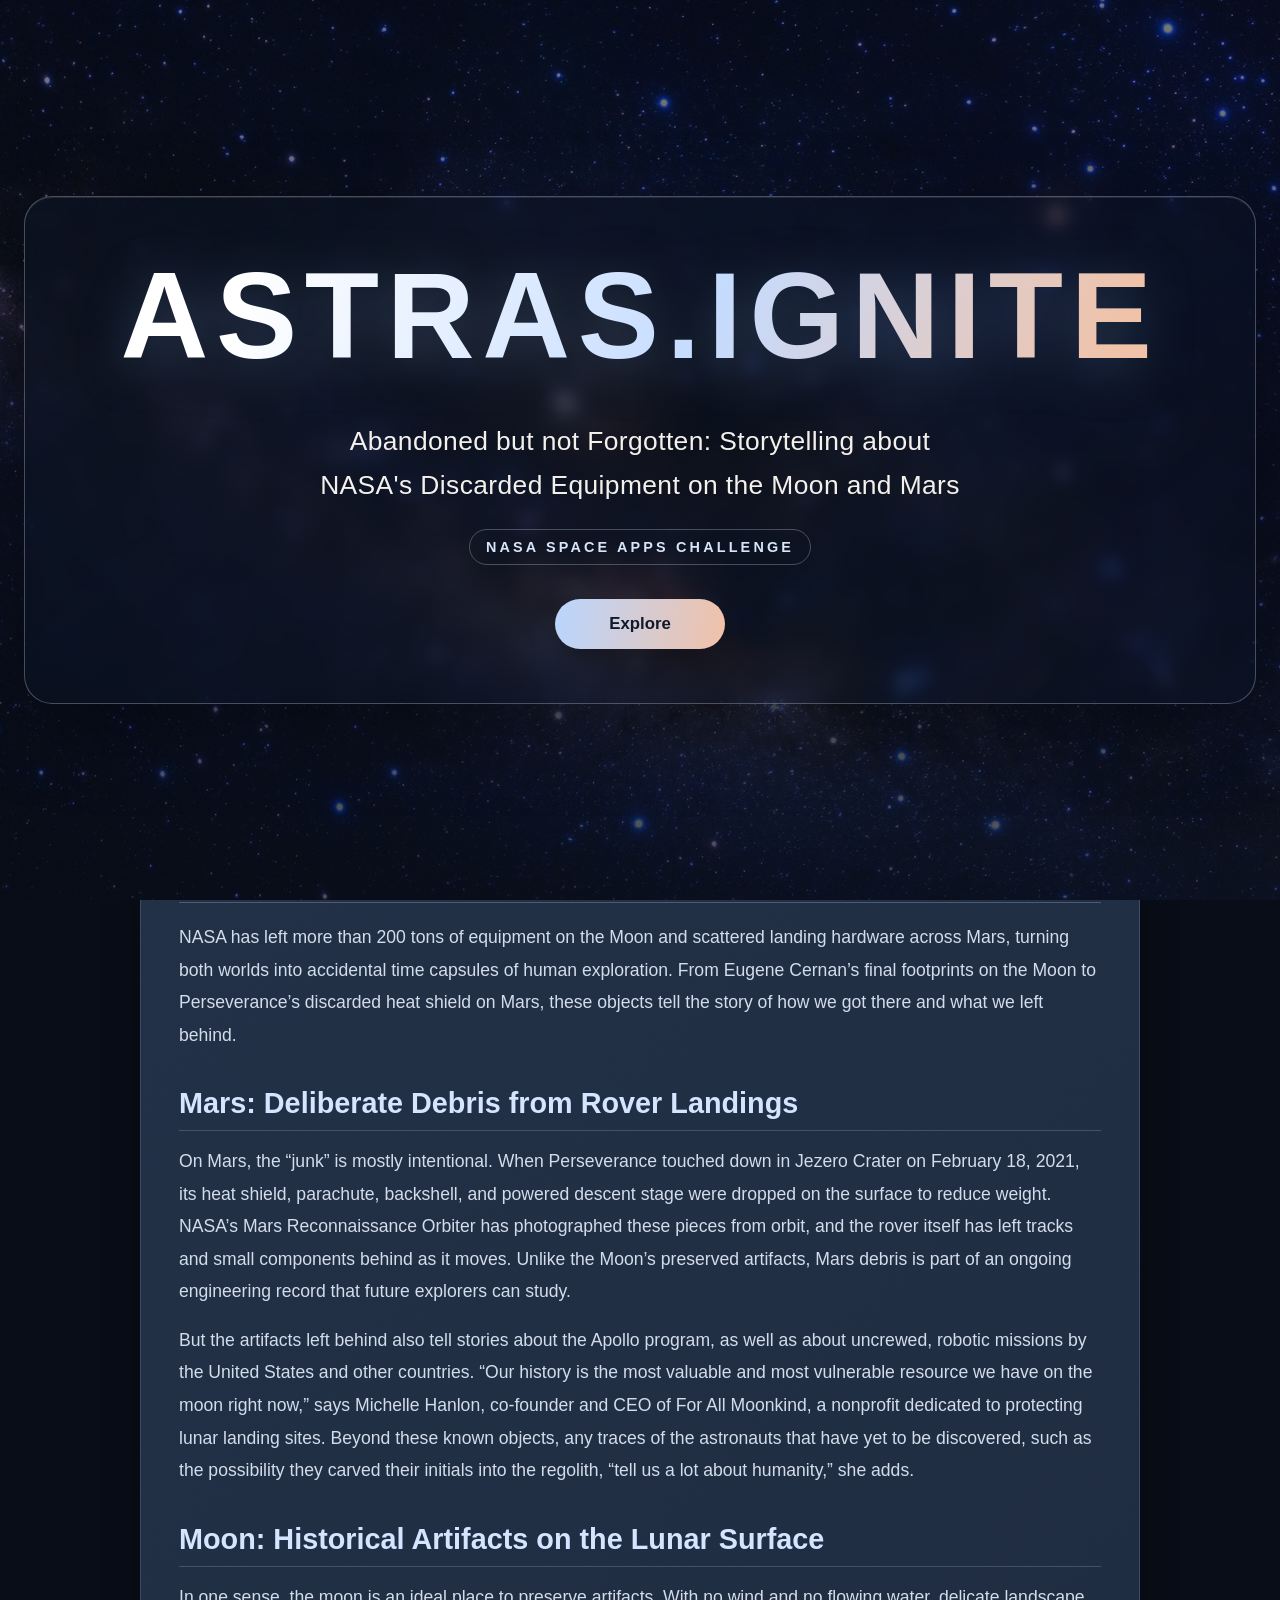
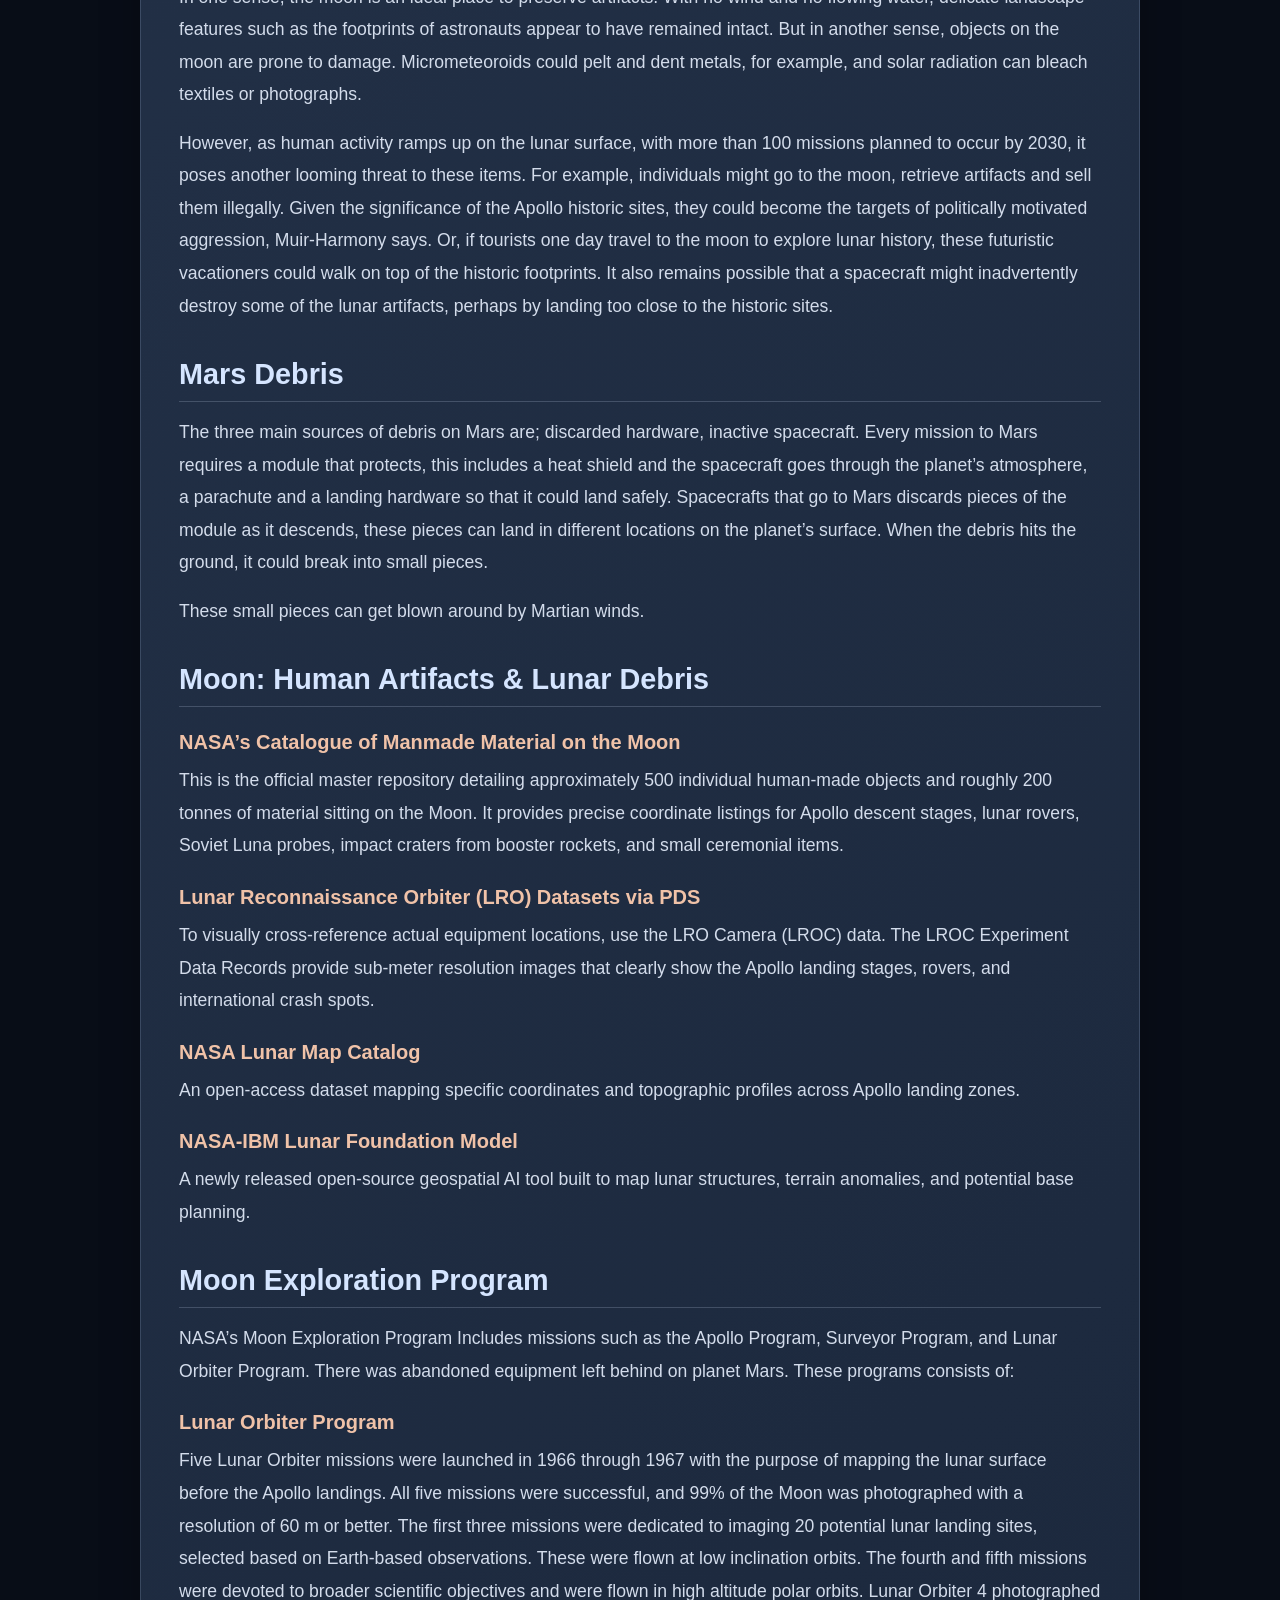
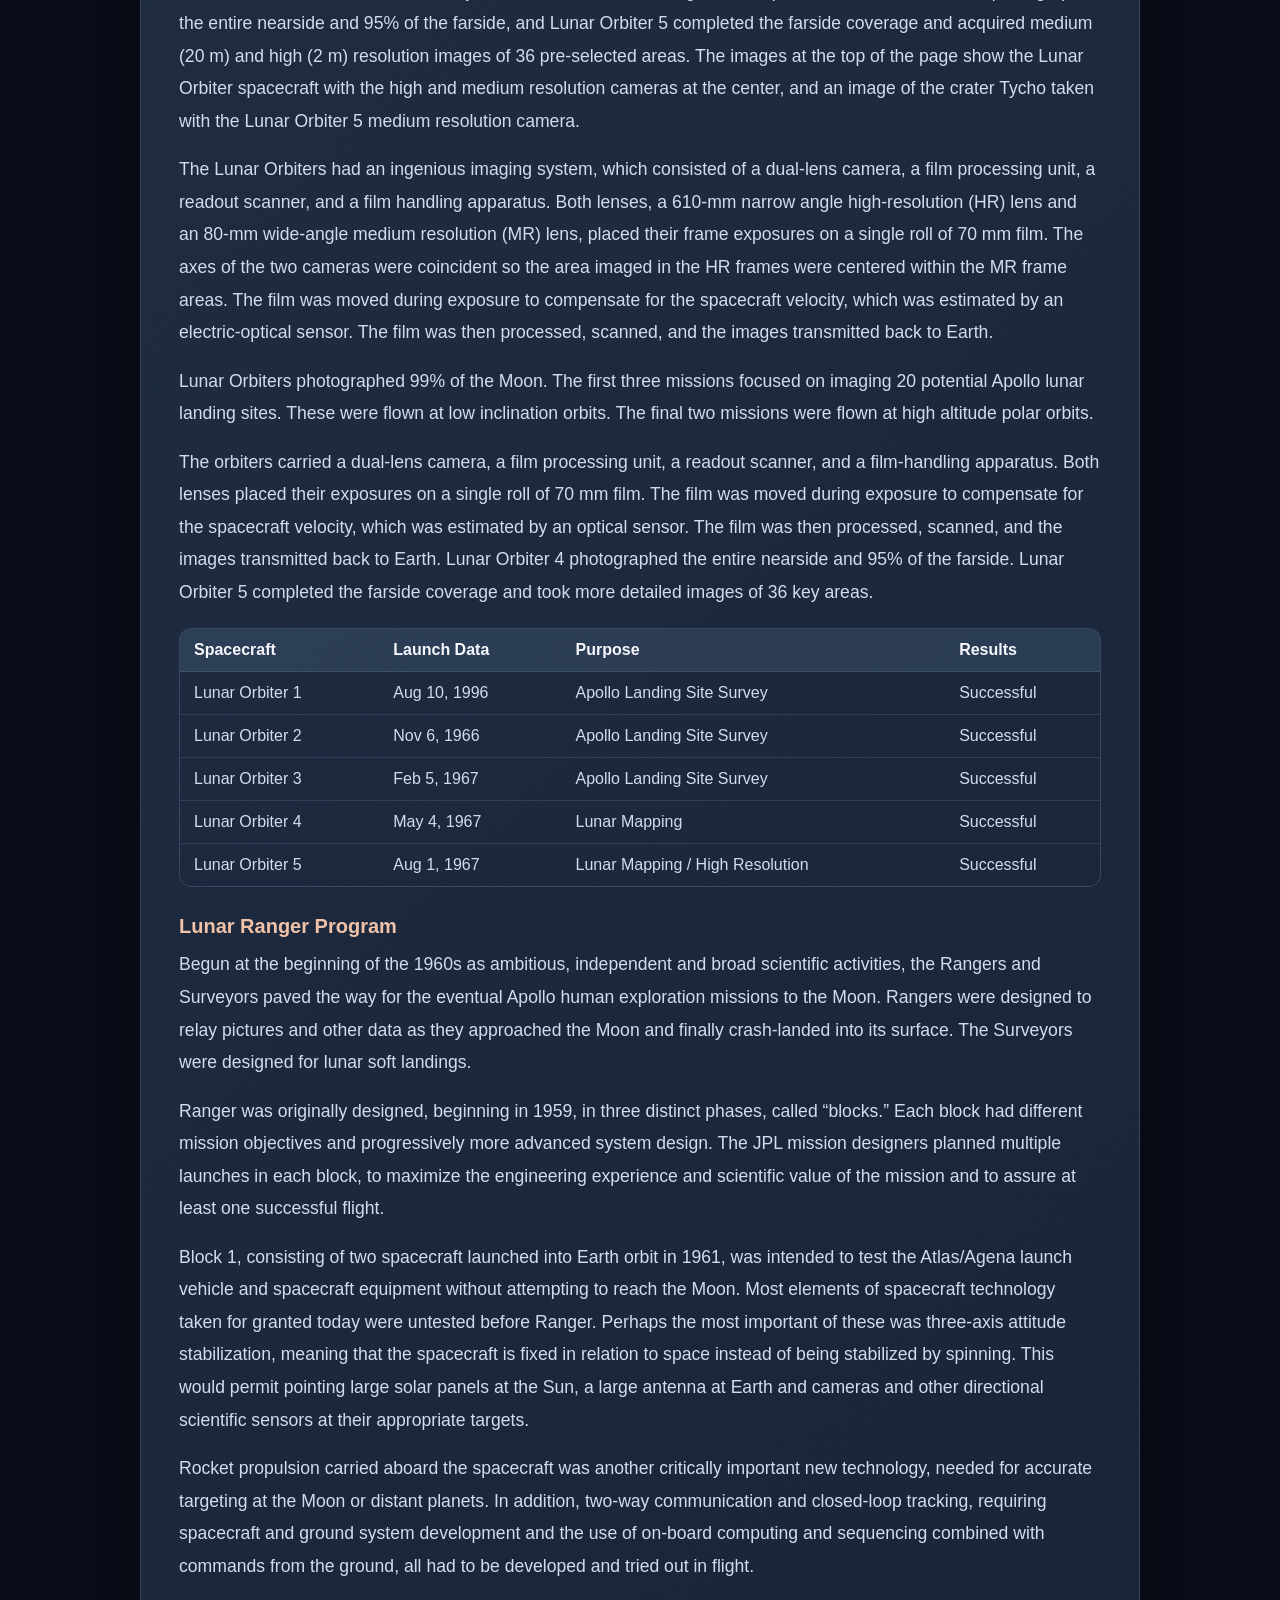
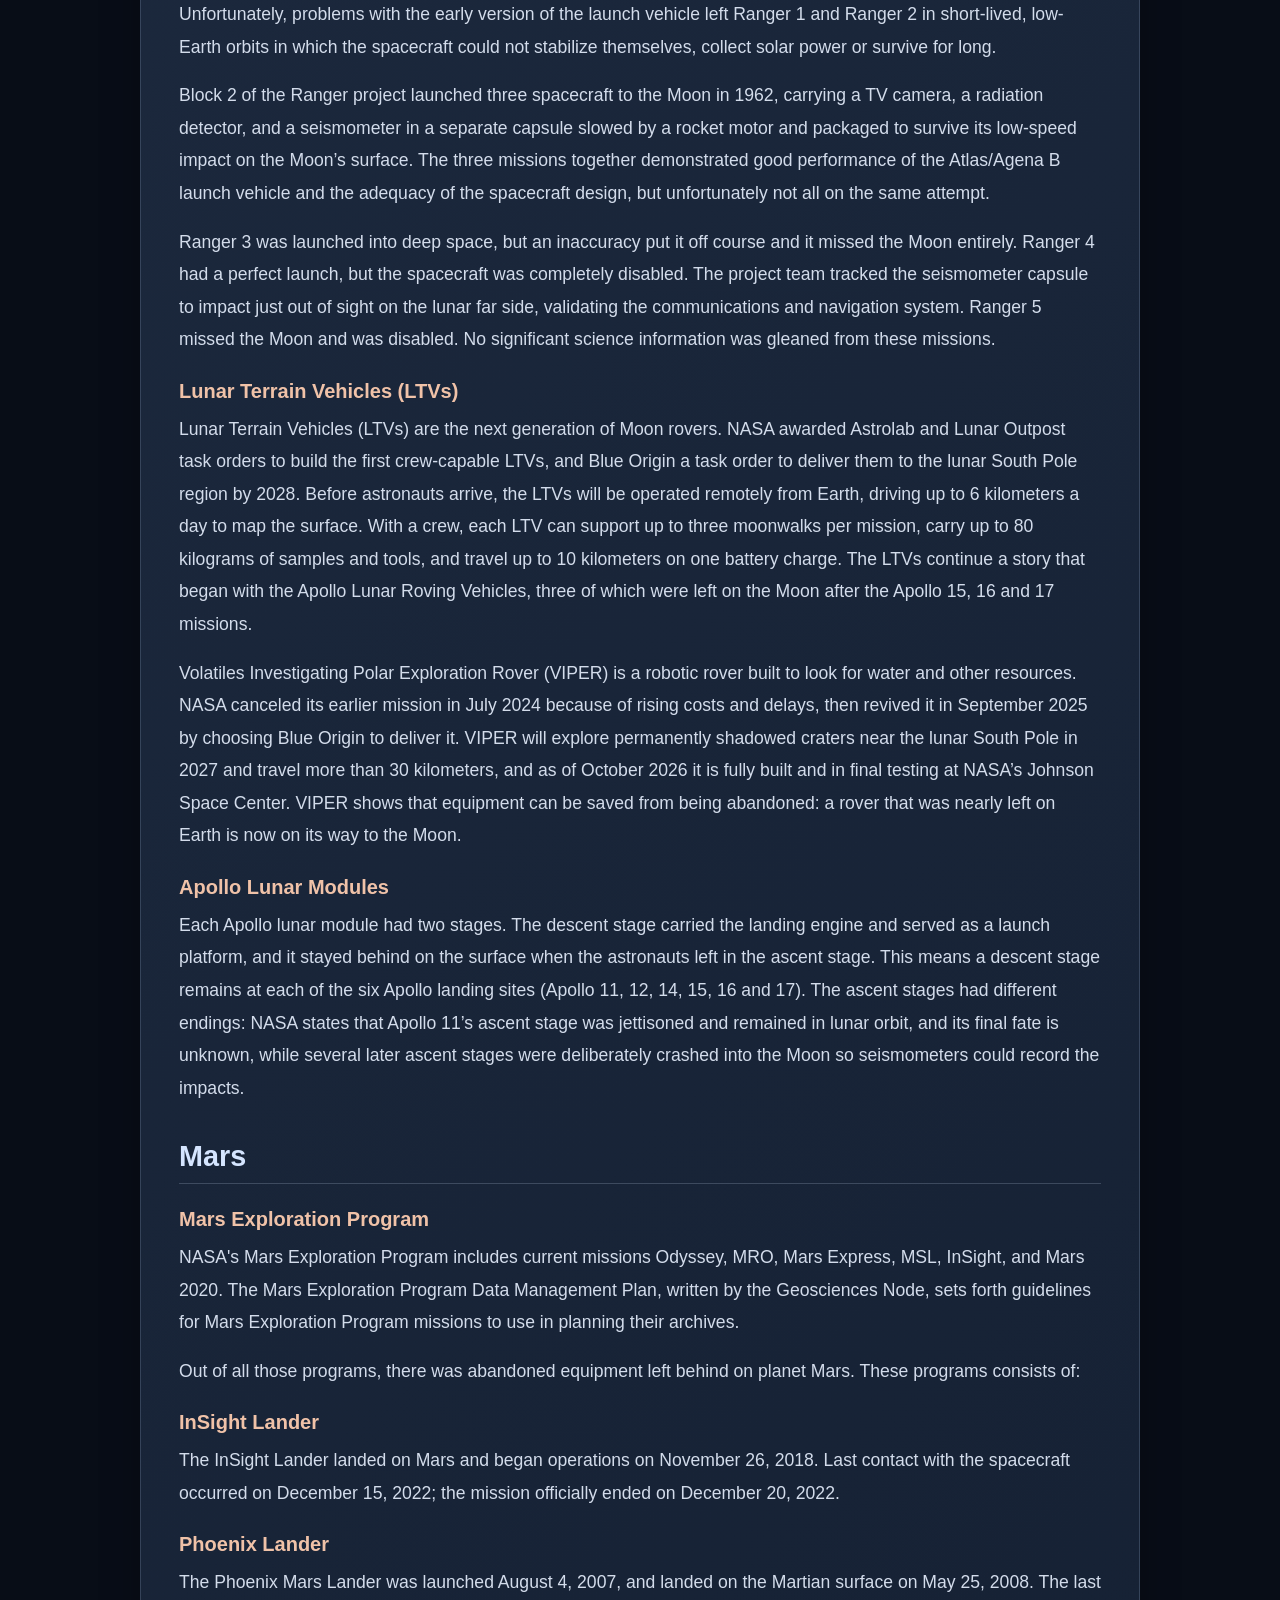
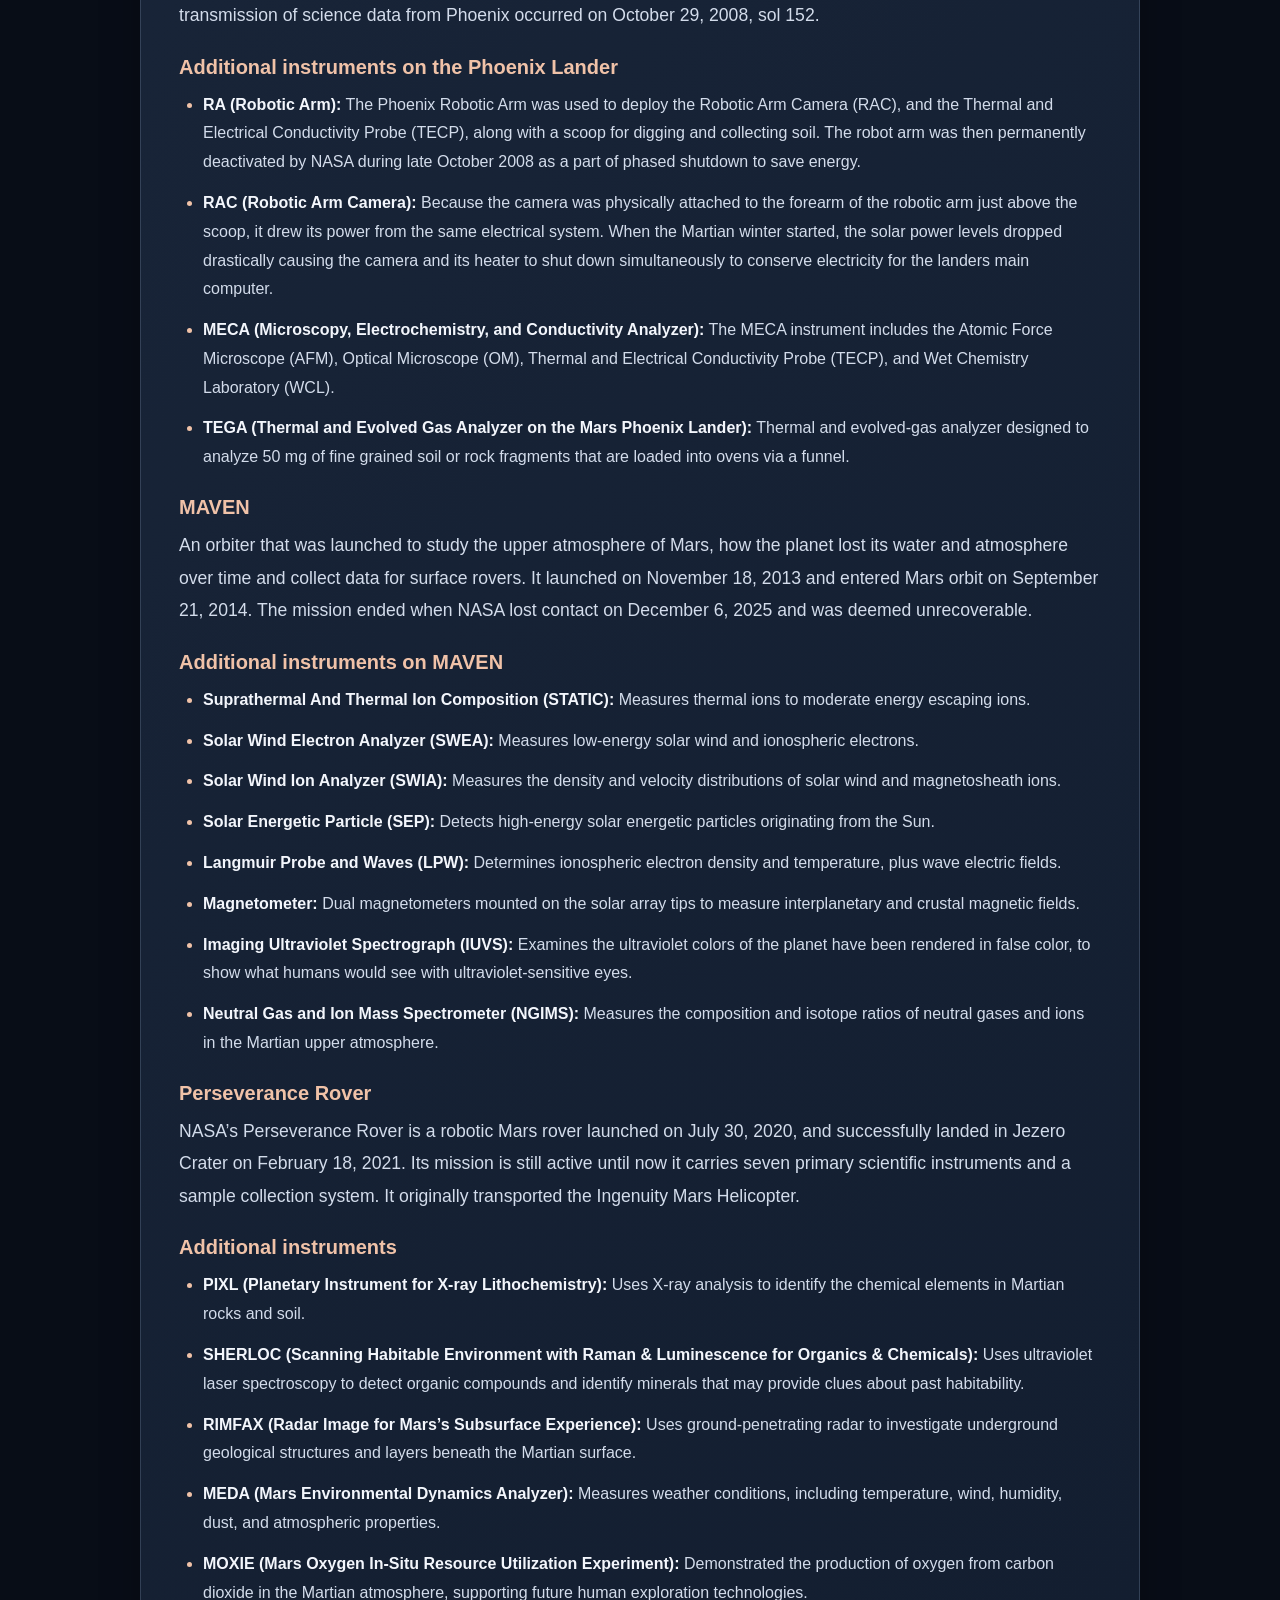
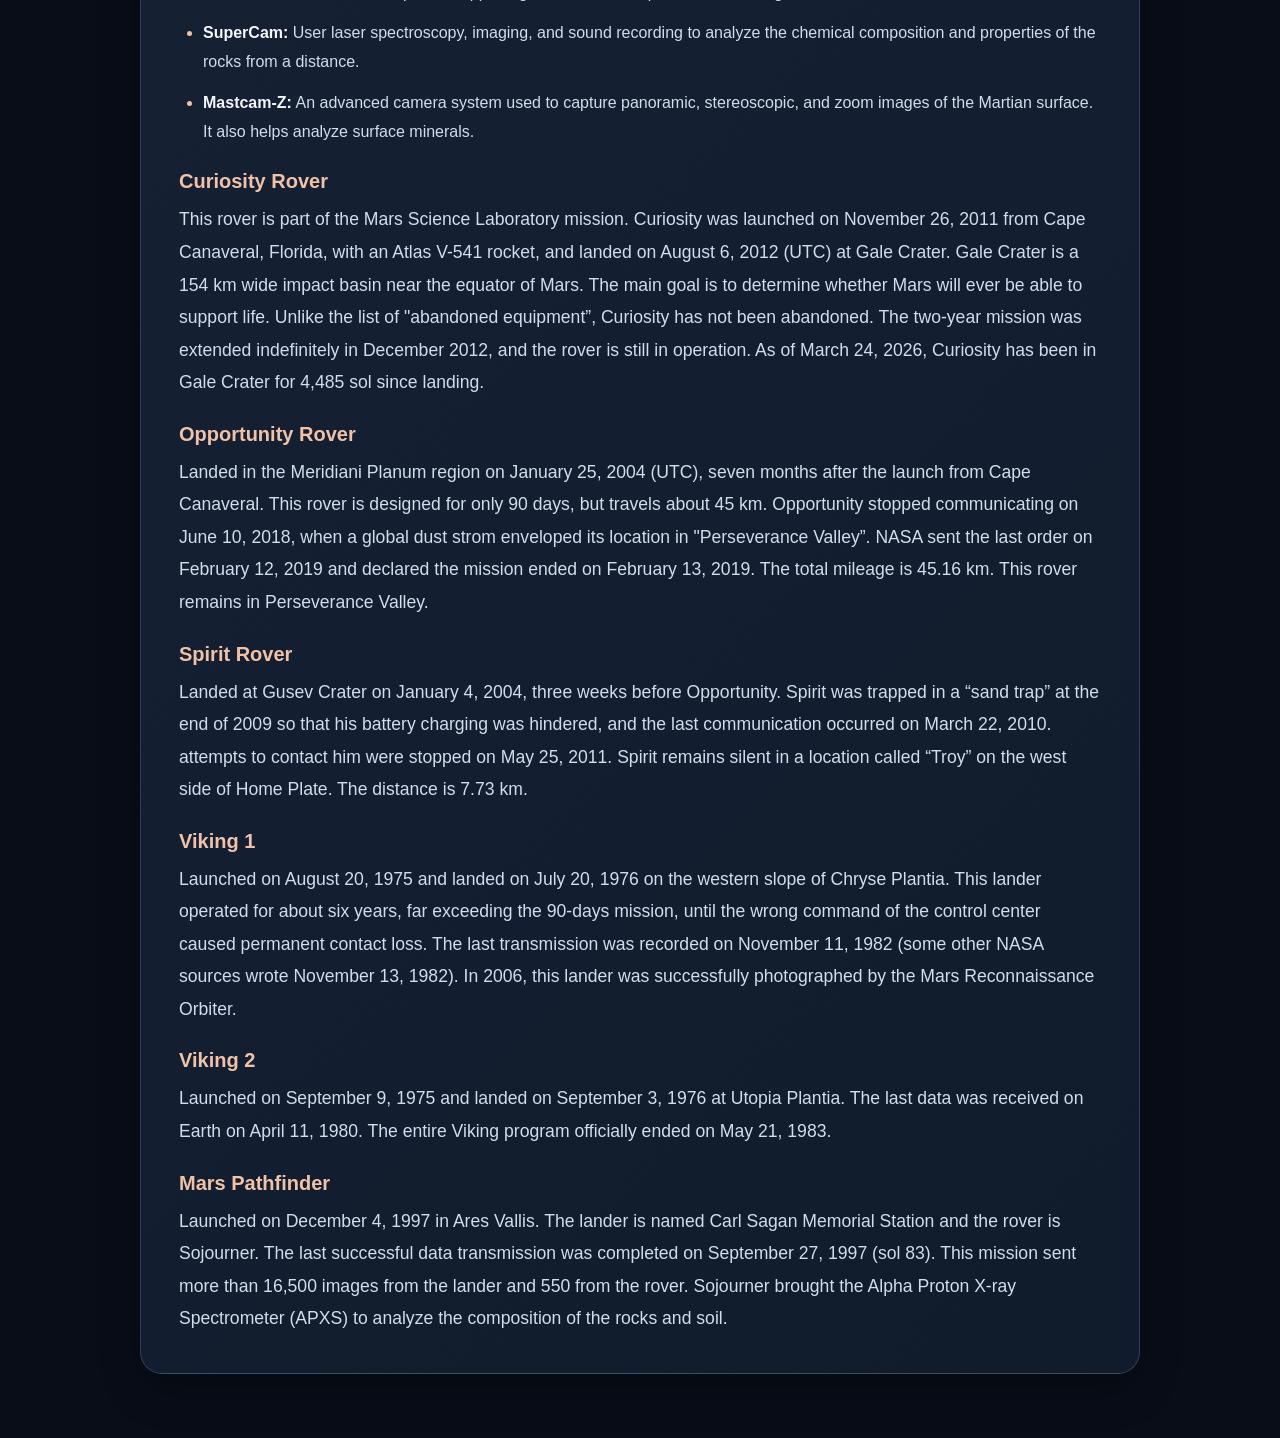
<file: index.html>
<!DOCTYPE html>
<html>
    <head>
        <title>ASTRAS.IGNITE</title>
        <link rel="stylesheet" href="index.css">
        <link rel="stylesheet" href="goals.css">
        <script>
            if (sessionStorage.getItem("astras-ignite-explored") === "true") {
                document.documentElement.classList.add("has-explored");
            }
        </script>
    </head>
    <body>
        <section class="welcome-screen" id="welcome-screen" aria-labelledby="welcome-title">
            <div class="welcome-content">
                <h1 id="welcome-title">ASTRAS.IGNITE</h1>
                <p class="welcome-subtitle"><strong>Abandoned but not Forgotten: Storytelling about NASA's Discarded Equipment on the Moon and Mars</strong></p>
                <p class="welcome-event">NASA SPACE APPS CHALLENGE</p>
                <button class="explore-button" id="explore-button" type="button">Explore</button>
            </div>
        </section>
        <!--Membuat Header-->
        <header>
            <img src="HOME (1).png" alt="home header">
        </header>
        <!--Membuat Menu-->
        <div class="topnav">
                <a href="index.html"><img src="home.png" alt="home header"></a>
                <details class="nav-dropdown">
                    <summary><img src="storyline.png" alt="storyline header"></summary>
                    <div class="dropdown-content">
                        <a href="storyline.html"><img src="moon.png" alt="moon header"></a>
                        <a href="mars.html"><img src="mars.png" alt="mars header"></a>
                    </div>
                </details>
                <a href="concept.html"><img src="concept.png" alt="concept header"></a>
                <a href="goals.html"><img src="goals.png" alt="goals header"></a>
                <a href="about.html"><img src="about us.png" alt="about header"></a>
                <a href="sources.html"><img src="sources.png" alt="sources header"></a>
        </div>
        <main class="goals-content">
            <section class="goals-card">
                <h1>Group Profile</h1>
                <p>ASTRA IGNITE is a team full of hardworking, compassionate, and high spirited students located in Jakarta. Get ready to know and discover Mars and Moon topics such as its missions, scientific instruments, rovers, and landers. We are yearning to study those topics and are also hoping to recommend creative ideas, solving problems, conduct data, and find new discoveries related to the abandoned items scattered across the planet. With this team, we hope to fulfill your wonderful dreams of becoming astronomers, space scientists, astronauts, and become winners of the NASA Space Challenges 2026! Ad astra Et Ultra.</p>
            </section>
            <section class="goals-card research-content">
                <h2>About</h2>
                <p>NASA has left more than 200 tons of equipment on the Moon and scattered landing hardware across Mars, turning both worlds into accidental time capsules of human exploration. From Eugene Cernan&rsquo;s final footprints on the Moon to Perseverance&rsquo;s discarded heat shield on Mars, these objects tell the story of how we got there and what we left behind.</p>

                <h3>Mars: Deliberate Debris from Rover Landings</h3>
                <p>On Mars, the &ldquo;junk&rdquo; is mostly intentional. When Perseverance touched down in Jezero Crater on February 18, 2021, its heat shield, parachute, backshell, and powered descent stage were dropped on the surface to reduce weight. NASA&rsquo;s Mars Reconnaissance Orbiter has photographed these pieces from orbit, and the rover itself has left tracks and small components behind as it moves. Unlike the Moon&rsquo;s preserved artifacts, Mars debris is part of an ongoing engineering record that future explorers can study.</p>
                <p>But the artifacts left behind also tell stories about the Apollo program, as well as about uncrewed, robotic missions by the United States and other countries. &ldquo;Our history is the most valuable and most vulnerable resource we have on the moon right now,&rdquo; says Michelle Hanlon, co-founder and CEO of For All Moonkind, a nonprofit dedicated to protecting lunar landing sites. Beyond these known objects, any traces of the astronauts that have yet to be discovered, such as the possibility they carved their initials into the regolith, &ldquo;tell us a lot about humanity,&rdquo; she adds.</p>

                <h3>Moon: Historical Artifacts on the Lunar Surface</h3>
                <p>In one sense, the moon is an ideal place to preserve artifacts. With no wind and no flowing water, delicate landscape features such as the footprints of astronauts appear to have remained intact. But in another sense, objects on the moon are prone to damage. Micrometeoroids could pelt and dent metals, for example, and solar radiation can bleach textiles or photographs.</p>
                <p>However, as human activity ramps up on the lunar surface, with more than 100 missions planned to occur by 2030, it poses another looming threat to these items. For example, individuals might go to the moon, retrieve artifacts and sell them illegally. Given the significance of the Apollo historic sites, they could become the targets of politically motivated aggression, Muir-Harmony says. Or, if tourists one day travel to the moon to explore lunar history, these futuristic vacationers could walk on top of the historic footprints. It also remains possible that a spacecraft might inadvertently destroy some of the lunar artifacts, perhaps by landing too close to the historic sites.</p>

                <h3>Mars Debris</h3>
                <p>The three main sources of debris on Mars are; discarded hardware, inactive spacecraft. Every mission to Mars requires a module that protects, this includes a heat shield and the spacecraft goes through the planet&rsquo;s atmosphere, a parachute and a landing hardware so that it could land safely. Spacecrafts that go to Mars discards pieces of the module as it descends, these pieces can land in different locations on the planet&rsquo;s surface. When the debris hits the ground, it could break into small pieces.</p>
                <p>These small pieces can get blown around by Martian winds.</p>

                <h3>Moon: Human Artifacts &amp; Lunar Debris</h3>
                <h4>NASA&rsquo;s Catalogue of Manmade Material on the Moon</h4>
                <p>This is the official master repository detailing approximately 500 individual human-made objects and roughly 200 tonnes of material sitting on the Moon. It provides precise coordinate listings for Apollo descent stages, lunar rovers, Soviet Luna probes, impact craters from booster rockets, and small ceremonial items.</p>
                <h4>Lunar Reconnaissance Orbiter (LRO) Datasets via PDS</h4>
                <p>To visually cross-reference actual equipment locations, use the LRO Camera (LROC) data. The LROC Experiment Data Records provide sub-meter resolution images that clearly show the Apollo landing stages, rovers, and international crash spots.</p>
                <h4>NASA Lunar Map Catalog</h4>
                <p>An open-access dataset mapping specific coordinates and topographic profiles across Apollo landing zones.</p>
                <h4>NASA-IBM Lunar Foundation Model</h4>
                <p>A newly released open-source geospatial AI tool built to map lunar structures, terrain anomalies, and potential base planning.</p>

                <h3>Moon Exploration Program</h3>
                <p>NASA&rsquo;s Moon Exploration Program Includes missions such as the Apollo Program, Surveyor Program, and Lunar Orbiter Program. There was abandoned equipment left behind on planet Mars. These programs consists of:</p>

                <h4>Lunar Orbiter Program</h4>
                <p>Five Lunar Orbiter missions were launched in 1966 through 1967 with the purpose of mapping the lunar surface before the Apollo landings. All five missions were successful, and 99% of the Moon was photographed with a resolution of 60 m or better. The first three missions were dedicated to imaging 20 potential lunar landing sites, selected based on Earth-based observations. These were flown at low inclination orbits. The fourth and fifth missions were devoted to broader scientific objectives and were flown in high altitude polar orbits. Lunar Orbiter 4 photographed the entire nearside and 95% of the farside, and Lunar Orbiter 5 completed the farside coverage and acquired medium (20 m) and high (2 m) resolution images of 36 pre-selected areas. The images at the top of the page show the Lunar Orbiter spacecraft with the high and medium resolution cameras at the center, and an image of the crater Tycho taken with the Lunar Orbiter 5 medium resolution camera.</p>
                <p>The Lunar Orbiters had an ingenious imaging system, which consisted of a dual-lens camera, a film processing unit, a readout scanner, and a film handling apparatus. Both lenses, a 610-mm narrow angle high-resolution (HR) lens and an 80-mm wide-angle medium resolution (MR) lens, placed their frame exposures on a single roll of 70 mm film. The axes of the two cameras were coincident so the area imaged in the HR frames were centered within the MR frame areas. The film was moved during exposure to compensate for the spacecraft velocity, which was estimated by an electric-optical sensor. The film was then processed, scanned, and the images transmitted back to Earth.</p>
                <p>Lunar Orbiters photographed 99% of the Moon. The first three missions focused on imaging 20 potential Apollo lunar landing sites. These were flown at low inclination orbits. The final two missions were flown at high altitude polar orbits.</p>
                <p>The orbiters carried a dual-lens camera, a film processing unit, a readout scanner, and a film-handling apparatus. Both lenses placed their exposures on a single roll of 70 mm film. The film was moved during exposure to compensate for the spacecraft velocity, which was estimated by an optical sensor. The film was then processed, scanned, and the images transmitted back to Earth. Lunar Orbiter 4 photographed the entire nearside and 95% of the farside. Lunar Orbiter 5 completed the farside coverage and took more detailed images of 36 key areas.</p>
                <div class="research-table-wrap">
                    <table class="research-table">
                        <thead>
                            <tr><th>Spacecraft</th><th>Launch Data</th><th>Purpose</th><th>Results</th></tr>
                        </thead>
                        <tbody>
                            <tr><td>Lunar Orbiter 1</td><td>Aug 10, 1996</td><td>Apollo Landing Site Survey</td><td>Successful</td></tr>
                            <tr><td>Lunar Orbiter 2</td><td>Nov 6, 1966</td><td>Apollo Landing Site Survey</td><td>Successful</td></tr>
                            <tr><td>Lunar Orbiter 3</td><td>Feb 5, 1967</td><td>Apollo Landing Site Survey</td><td>Successful</td></tr>
                            <tr><td>Lunar Orbiter 4</td><td>May 4, 1967</td><td>Lunar Mapping</td><td>Successful</td></tr>
                            <tr><td>Lunar Orbiter 5</td><td>Aug 1, 1967</td><td>Lunar Mapping / High Resolution</td><td>Successful</td></tr>
                        </tbody>
                    </table>
                </div>

                <h4>Lunar Ranger Program</h4>
                <p>Begun at the beginning of the 1960s as ambitious, independent and broad scientific activities, the Rangers and Surveyors paved the way for the eventual Apollo human exploration missions to the Moon. Rangers were designed to relay pictures and other data as they approached the Moon and finally crash-landed into its surface. The Surveyors were designed for lunar soft landings.</p>
                <p>Ranger was originally designed, beginning in 1959, in three distinct phases, called &ldquo;blocks.&rdquo; Each block had different mission objectives and progressively more advanced system design. The JPL mission designers planned multiple launches in each block, to maximize the engineering experience and scientific value of the mission and to assure at least one successful flight.</p>
                <p>Block 1, consisting of two spacecraft launched into Earth orbit in 1961, was intended to test the Atlas/Agena launch vehicle and spacecraft equipment without attempting to reach the Moon. Most elements of spacecraft technology taken for granted today were untested before Ranger. Perhaps the most important of these was three-axis attitude stabilization, meaning that the spacecraft is fixed in relation to space instead of being stabilized by spinning. This would permit pointing large solar panels at the Sun, a large antenna at Earth and cameras and other directional scientific sensors at their appropriate targets.</p>
                <p>Rocket propulsion carried aboard the spacecraft was another critically important new technology, needed for accurate targeting at the Moon or distant planets. In addition, two-way communication and closed-loop tracking, requiring spacecraft and ground system development and the use of on-board computing and sequencing combined with commands from the ground, all had to be developed and tried out in flight.</p>
                <p>Unfortunately, problems with the early version of the launch vehicle left Ranger 1 and Ranger 2 in short-lived, low-Earth orbits in which the spacecraft could not stabilize themselves, collect solar power or survive for long.</p>
                <p>Block 2 of the Ranger project launched three spacecraft to the Moon in 1962, carrying a TV camera, a radiation detector, and a seismometer in a separate capsule slowed by a rocket motor and packaged to survive its low-speed impact on the Moon&rsquo;s surface. The three missions together demonstrated good performance of the Atlas/Agena B launch vehicle and the adequacy of the spacecraft design, but unfortunately not all on the same attempt.</p>
                <p>Ranger 3 was launched into deep space, but an inaccuracy put it off course and it missed the Moon entirely. Ranger 4 had a perfect launch, but the spacecraft was completely disabled. The project team tracked the seismometer capsule to impact just out of sight on the lunar far side, validating the communications and navigation system. Ranger 5 missed the Moon and was disabled. No significant science information was gleaned from these missions.</p>

                <h4>Lunar Terrain Vehicles (LTVs)</h4>
                <p>Lunar Terrain Vehicles (LTVs) are the next generation of Moon rovers. NASA awarded Astrolab and Lunar Outpost task orders to build the first crew-capable LTVs, and Blue Origin a task order to deliver them to the lunar South Pole region by 2028. Before astronauts arrive, the LTVs will be operated remotely from Earth, driving up to 6 kilometers a day to map the surface. With a crew, each LTV can support up to three moonwalks per mission, carry up to 80 kilograms of samples and tools, and travel up to 10 kilometers on one battery charge. The LTVs continue a story that began with the Apollo Lunar Roving Vehicles, three of which were left on the Moon after the Apollo 15, 16 and 17 missions.</p>
                <p>Volatiles Investigating Polar Exploration Rover (VIPER) is a robotic rover built to look for water and other resources. NASA canceled its earlier mission in July 2024 because of rising costs and delays, then revived it in September 2025 by choosing Blue Origin to deliver it. VIPER will explore permanently shadowed craters near the lunar South Pole in 2027 and travel more than 30 kilometers, and as of October 2026 it is fully built and in final testing at NASA&rsquo;s Johnson Space Center. VIPER shows that equipment can be saved from being abandoned: a rover that was nearly left on Earth is now on its way to the Moon.</p>

                <h4>Apollo Lunar Modules</h4>
                <p>Each Apollo lunar module had two stages. The descent stage carried the landing engine and served as a launch platform, and it stayed behind on the surface when the astronauts left in the ascent stage. This means a descent stage remains at each of the six Apollo landing sites (Apollo 11, 12, 14, 15, 16 and 17). The ascent stages had different endings: NASA states that Apollo 11&rsquo;s ascent stage was jettisoned and remained in lunar orbit, and its final fate is unknown, while several later ascent stages were deliberately crashed into the Moon so seismometers could record the impacts.</p>

                <h3>Mars</h3>
                <h4>Mars Exploration Program</h4>
                <p>NASA's Mars Exploration Program includes current missions Odyssey, MRO, Mars Express, MSL, InSight, and Mars 2020. The Mars Exploration Program Data Management Plan, written by the Geosciences Node, sets forth guidelines for Mars Exploration Program missions to use in planning their archives.</p>
                <p>Out of all those programs, there was abandoned equipment left behind on planet Mars. These programs consists of:</p>

                <h4>InSight Lander</h4>
                <p>The InSight Lander landed on Mars and began operations on November 26, 2018. Last contact with the spacecraft occurred on December 15, 2022; the mission officially ended on December 20, 2022.</p>
                <h4>Phoenix Lander</h4>
                <p>The Phoenix Mars Lander was launched August 4, 2007, and landed on the Martian surface on May 25, 2008. The last transmission of science data from Phoenix occurred on October 29, 2008, sol 152.</p>
                <h4>Additional instruments on the Phoenix Lander</h4>
                <ul>
                    <li><strong>RA (Robotic Arm):</strong> The Phoenix Robotic Arm was used to deploy the Robotic Arm Camera (RAC), and the Thermal and Electrical Conductivity Probe (TECP), along with a scoop for digging and collecting soil. The robot arm was then permanently deactivated by NASA during late October 2008 as a part of phased shutdown to save energy.</li>
                    <li><strong>RAC (Robotic Arm Camera):</strong> Because the camera was physically attached to the forearm of the robotic arm just above the scoop, it drew its power from the same electrical system. When the Martian winter started, the solar power levels dropped drastically causing the camera and its heater to shut down simultaneously to conserve electricity for the landers main computer.</li>
                    <li><strong>MECA (Microscopy, Electrochemistry, and Conductivity Analyzer):</strong> The MECA instrument includes the Atomic Force Microscope (AFM), Optical Microscope (OM), Thermal and Electrical Conductivity Probe (TECP), and Wet Chemistry Laboratory (WCL).</li>
                    <li><strong>TEGA (Thermal and Evolved Gas Analyzer on the Mars Phoenix Lander):</strong> Thermal and evolved-gas analyzer designed to analyze 50 mg of fine grained soil or rock fragments that are loaded into ovens via a funnel.</li>
                </ul>

                <h4>MAVEN</h4>
                <p>An orbiter that was launched to study the upper atmosphere of Mars, how the planet lost its water and atmosphere over time and collect data for surface rovers. It launched on November 18, 2013 and entered Mars orbit on September 21, 2014. The mission ended when NASA lost contact on December 6, 2025 and was deemed unrecoverable.</p>
                <h4>Additional instruments on MAVEN</h4>
                <ul>
                    <li><strong>Suprathermal And Thermal Ion Composition (STATIC):</strong> Measures thermal ions to moderate energy escaping ions.</li>
                    <li><strong>Solar Wind Electron Analyzer (SWEA):</strong> Measures low-energy solar wind and ionospheric electrons.</li>
                    <li><strong>Solar Wind Ion Analyzer (SWIA):</strong> Measures the density and velocity distributions of solar wind and magnetosheath ions.</li>
                    <li><strong>Solar Energetic Particle (SEP):</strong> Detects high-energy solar energetic particles originating from the Sun.</li>
                    <li><strong>Langmuir Probe and Waves (LPW):</strong> Determines ionospheric electron density and temperature, plus wave electric fields.</li>
                    <li><strong>Magnetometer:</strong> Dual magnetometers mounted on the solar array tips to measure interplanetary and crustal magnetic fields.</li>
                    <li><strong>Imaging Ultraviolet Spectrograph (IUVS):</strong> Examines the ultraviolet colors of the planet have been rendered in false color, to show what humans would see with ultraviolet-sensitive eyes.</li>
                    <li><strong>Neutral Gas and Ion Mass Spectrometer (NGIMS):</strong> Measures the composition and isotope ratios of neutral gases and ions in the Martian upper atmosphere.</li>
                </ul>

                <h4>Perseverance Rover</h4>
                <p>NASA&rsquo;s Perseverance Rover is a robotic Mars rover launched on July 30, 2020, and successfully landed in Jezero Crater on February 18, 2021. Its mission is still active until now it carries seven primary scientific instruments and a sample collection system. It originally transported the Ingenuity Mars Helicopter.</p>
                <h4>Additional instruments</h4>
                <ul>
                    <li><strong>PIXL (Planetary Instrument for X-ray Lithochemistry):</strong> Uses X-ray analysis to identify the chemical elements in Martian rocks and soil.</li>
                    <li><strong>SHERLOC (Scanning Habitable Environment with Raman &amp; Luminescence for Organics &amp; Chemicals):</strong> Uses ultraviolet laser spectroscopy to detect organic compounds and identify minerals that may provide clues about past habitability.</li>
                    <li><strong>RIMFAX (Radar Image for Mars&rsquo;s Subsurface Experience):</strong> Uses ground-penetrating radar to investigate underground geological structures and layers beneath the Martian surface.</li>
                    <li><strong>MEDA (Mars Environmental Dynamics Analyzer):</strong> Measures weather conditions, including temperature, wind, humidity, dust, and atmospheric properties.</li>
                    <li><strong>MOXIE (Mars Oxygen In-Situ Resource Utilization Experiment):</strong> Demonstrated the production of oxygen from carbon dioxide in the Martian atmosphere, supporting future human exploration technologies.</li>
                    <li><strong>SuperCam:</strong> User laser spectroscopy, imaging, and sound recording to analyze the chemical composition and properties of the rocks from a distance.</li>
                    <li><strong>Mastcam-Z:</strong> An advanced camera system used to capture panoramic, stereoscopic, and zoom images of the Martian surface. It also helps analyze surface minerals.</li>
                </ul>

                <h4>Curiosity Rover</h4>
                <p>This rover is part of the Mars Science Laboratory mission. Curiosity was launched on November 26, 2011 from Cape Canaveral, Florida, with an Atlas V-541 rocket, and landed on August 6, 2012 (UTC) at Gale Crater. Gale Crater is a 154 km wide impact basin near the equator of Mars. The main goal is to determine whether Mars will ever be able to support life. Unlike the list of &quot;abandoned equipment&rdquo;, Curiosity has not been abandoned. The two-year mission was extended indefinitely in December 2012, and the rover is still in operation. As of March 24, 2026, Curiosity has been in Gale Crater for 4,485 sol since landing.</p>

                <h4>Opportunity Rover</h4>
                <p>Landed in the Meridiani Planum region on January 25, 2004 (UTC), seven months after the launch from Cape Canaveral. This rover is designed for only 90 days, but travels about 45 km. Opportunity stopped communicating on June 10, 2018, when a global dust strom enveloped its location in &quot;Perseverance Valley&rdquo;. NASA sent the last order on February 12, 2019 and declared the mission ended on February 13, 2019. The total mileage is 45.16 km. This rover remains in Perseverance Valley.</p>

                <h4>Spirit Rover</h4>
                <p>Landed at Gusev Crater on January 4, 2004, three weeks before Opportunity. Spirit was trapped in a &ldquo;sand trap&rdquo; at the end of 2009 so that his battery charging was hindered, and the last communication occurred on March 22, 2010. attempts to contact him were stopped on May 25, 2011. Spirit remains silent in a location called &ldquo;Troy&rdquo; on the west side of Home Plate. The distance is 7.73 km.</p>

                <h4>Viking 1</h4>
                <p>Launched on August 20, 1975 and landed on July 20, 1976 on the western slope of Chryse Plantia. This lander operated for about six years, far exceeding the 90-days mission, until the wrong command of the control center caused permanent contact loss. The last transmission was recorded on November 11, 1982 (some other NASA sources wrote November 13, 1982). In 2006, this lander was successfully photographed by the Mars Reconnaissance Orbiter.</p>

                <h4>Viking 2</h4>
                <p>Launched on September 9, 1975 and landed on September 3, 1976 at Utopia Plantia. The last data was received on Earth on April 11, 1980. The entire Viking program officially ended on May 21, 1983.</p>

                <h4>Mars Pathfinder</h4>
                <p>Launched on December 4, 1997 in Ares Vallis. The lander is named Carl Sagan Memorial Station and the rover is Sojourner. The last successful data transmission was completed on September 27, 1997 (sol 83). This mission sent more than 16,500 images from the lander and 550 from the rover. Sojourner brought the Alpha Proton X-ray Spectrometer (APXS) to analyze the composition of the rocks and soil.</p>
            </section>
        </main>
        <script>
            document.getElementById("explore-button").addEventListener("click", function () {
                sessionStorage.setItem("astras-ignite-explored", "true");
                document.getElementById("welcome-screen").classList.add("is-leaving");
                window.setTimeout(function () {
                    document.getElementById("welcome-screen").hidden = true;
                }, 500);
            });
        </script>
    </body>
</html>
</file>
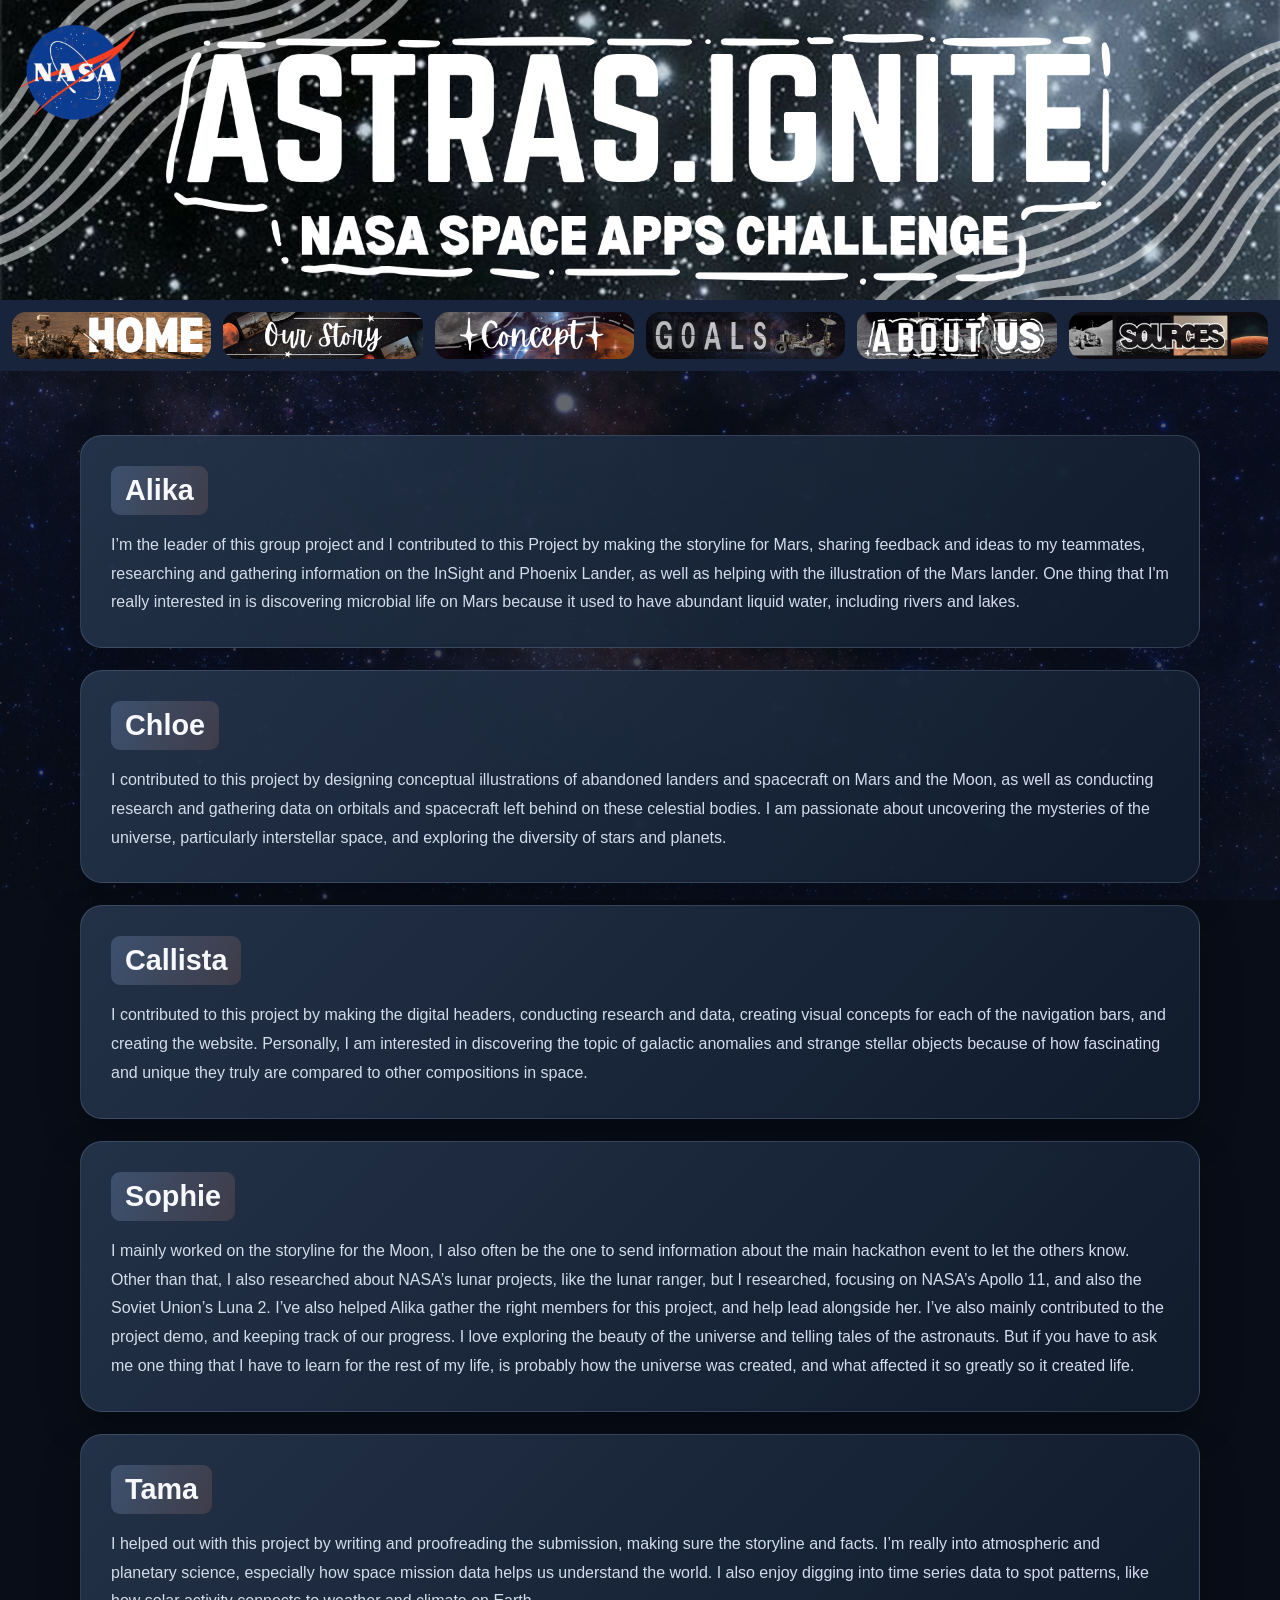
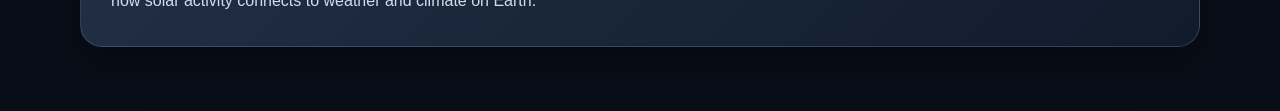
<file: about.html>
<!DOCTYPE html>
<html>
    <head>
        <title>ASTRAS.IGNITE</title>
        <link rel="stylesheet" href="about.css">
        <link rel="stylesheet" href="goals.css">
    </head>
    <body>
        <!--Membuat Header-->
        <header>
            <img src="HOME (1).png" alt="home header">
        </header>
        <!--Membuat Menu-->
        <div class="topnav">
                <a href="index.html"><img src="home.png" alt="home header"></a>
                <details class="nav-dropdown">
                    <summary><img src="storyline.png" alt="storyline header"></summary>
                    <div class="dropdown-content">
                        <a href="storyline.html"><img src="moon.png" alt="moon header"></a>
                        <a href="mars.html"><img src="mars.png" alt="mars header"></a>
                    </div>
                </details>
                <a href="concept.html"><img src="concept.png" alt="concept header"></a>
                <a href="goals.html"><img src="goals.png" alt="goals header"></a>
                <a href="about.html"><img src="about us.png" alt="about header"></a>
                <a href="sources.html"><img src="sources.png" alt="sources header"></a>
        </div>
        <main class="about-content">
            <section class="team-members" aria-label="ASTRA IGNITE team members">
                <article class="member-card">
                    <h1>Alika</h1>
                    <p>I’m the leader of this group project and I contributed to this Project by making the storyline for Mars, sharing feedback and ideas to my teammates, researching and gathering information on the InSight and Phoenix Lander, as well as helping with the illustration of the Mars lander. One thing that I'm really interested in is discovering microbial life on Mars because it used to have abundant liquid water, including rivers and lakes.</p>
                </article>
                <article class="member-card">
                    <h2>Chloe</h2>
                    <p>I contributed to this project by designing conceptual illustrations of abandoned landers and spacecraft on Mars and the Moon, as well as conducting research and gathering data on orbitals and spacecraft left behind on these celestial bodies. I am passionate about uncovering the mysteries of the universe, particularly interstellar space, and exploring the diversity of stars and planets.</p>
                </article>
                <article class="member-card">
                    <h2>Callista</h2>
                    <p>I contributed to this project by making the digital headers, conducting research and data, creating visual concepts for each of the navigation bars, and creating the website. Personally, I am interested in discovering the topic of galactic anomalies and strange stellar objects because of how fascinating and unique they truly are compared to other compositions in space.</p>
                </article>
                <article class="member-card">
                    <h2>Sophie</h2>
                    <p>I mainly worked on the storyline for the Moon, I also often be the one to send information about the main hackathon event to let the others know. Other than that, I also researched about NASA’s lunar projects, like the lunar ranger, but I researched, focusing on NASA’s Apollo 11, and also the Soviet Union’s Luna 2. I’ve also helped Alika gather the right members for this project, and help lead alongside her. I’ve also mainly contributed to the project demo, and keeping track of our progress. I love exploring the beauty of the universe and telling tales of the astronauts. But if you have to ask me one thing that I have to learn for the rest of my life, is probably how the universe was created, and what affected it so greatly so it created life.</p>
                </article>
                <article class="member-card">
                    <h2>Tama</h2>
                    <p>I helped out with this project by writing and proofreading the submission, making sure the storyline and facts. I’m really into atmospheric and planetary science, especially how space mission data helps us understand the world. I also enjoy digging into time series data to spot patterns, like how solar activity connects to weather and climate on Earth.</p>
                </article>
            </section>
        </main>
</file>
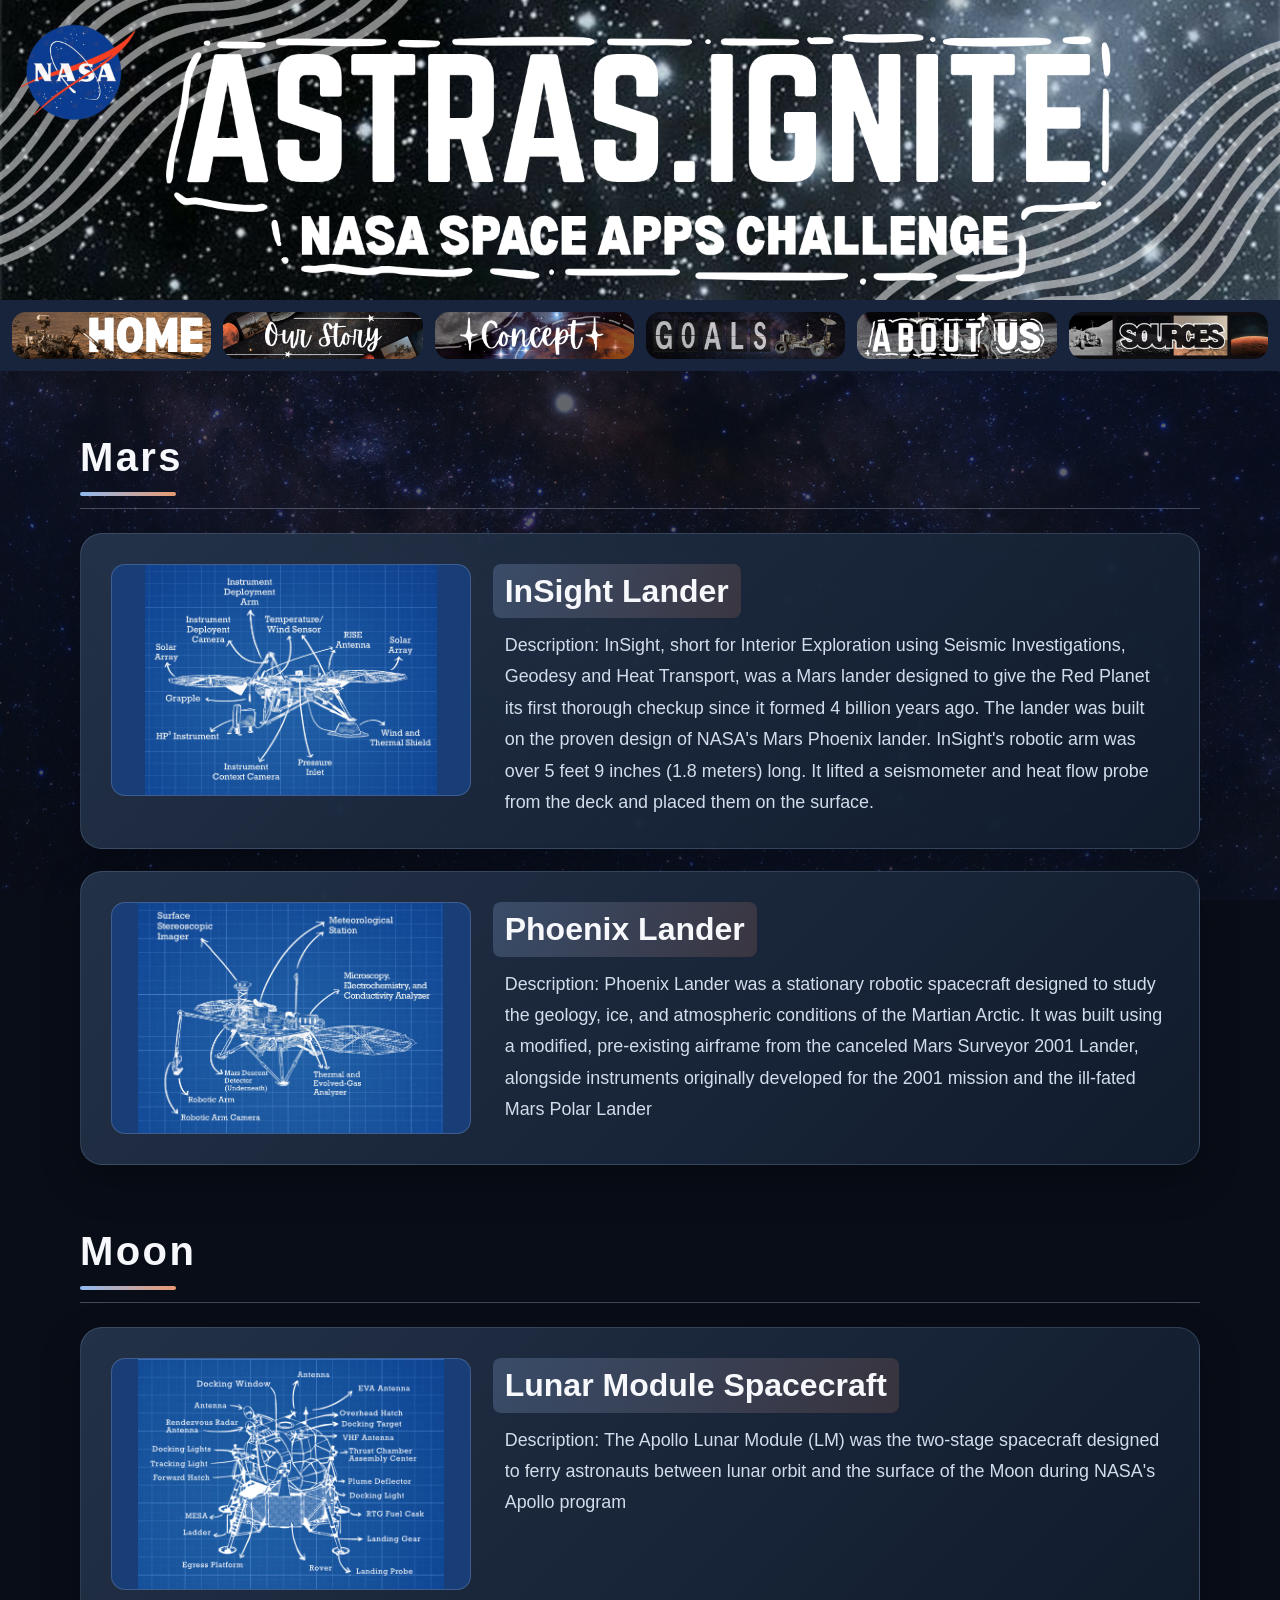
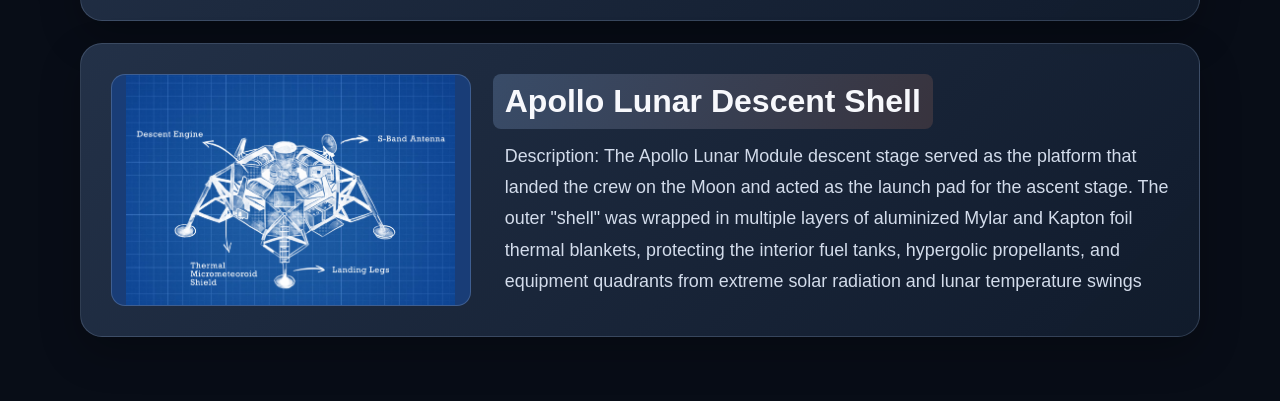
<file: concept.html>
<!DOCTYPE html>
<html>
    <head>
        <title>ASTRAS.IGNITE</title>
        <link rel="stylesheet" href="concept.css">
        <link rel="stylesheet" href="goals.css">
    </head>
    <body>
        <!--Membuat Header-->
        <header>
            <img src="HOME (1).png" alt="home header">
        </header>
        <!--Membuat Menu-->
        <div class="topnav">
                <a href="index.html"><img src="home.png" alt="home header"></a>
                <details class="nav-dropdown">
                    <summary><img src="storyline.png" alt="storyline header"></summary>
                    <div class="dropdown-content">
                        <a href="storyline.html"><img src="moon.png" alt="moon header"></a>
                        <a href="mars.html"><img src="mars.png" alt="mars header"></a>
                    </div>
                </details>
                <a href="concept.html"><img src="concept.png" alt="concept header"></a>
                <a href="goals.html"><img src="goals.png" alt="goals header"></a>
                <a href="about.html"><img src="about us.png" alt="about header"></a>
                <a href="sources.html"><img src="sources.png" alt="sources header"></a>
        </div>
        <main class="concept-content">
            <section class="concept-group" aria-labelledby="mars-concepts">
                <h1 class="concept-section-title" id="mars-concepts">Mars</h1>
                <article class="lander-card">
                    <figure class="lander-image-wrap" tabindex="0">
                        <img class="lander-image" src="insight lander.JPG" alt="Diagram of the InSight lander and its instruments">
                    </figure>
                    <div class="lander-description">
                        <h2>InSight Lander</h2>
                        <p>Description: InSight, short for Interior Exploration using Seismic Investigations, Geodesy and Heat Transport, was a Mars lander designed to give the Red Planet its first thorough checkup since it formed 4 billion years ago. The lander was built on the proven design of NASA's Mars Phoenix lander. InSight's robotic arm was over 5 feet 9 inches (1.8 meters) long. It lifted a seismometer and heat flow probe from the deck and placed them on the surface.</p>
                    </div>
                </article>
                <article class="lander-card">
                    <figure class="lander-image-wrap" tabindex="0">
                        <img class="lander-image" src="phoenix lander.JPG" alt="Diagram of the Phoenix lander and its instruments">
                    </figure>
                    <div class="lander-description">
                        <h2>Phoenix Lander</h2>
                        <p>Description: Phoenix Lander was a stationary robotic spacecraft designed to study the geology, ice, and atmospheric conditions of the Martian Arctic. It was built using a modified, pre-existing airframe from the canceled Mars Surveyor 2001 Lander, alongside instruments originally developed for the 2001 mission and the ill-fated Mars Polar Lander</p>
                    </div>
                </article>
            </section>
            <section class="concept-group" aria-labelledby="moon-concepts">
                <h1 class="concept-section-title" id="moon-concepts">Moon</h1>
                <article class="lander-card">
                    <figure class="lander-image-wrap" tabindex="0">
                        <img class="lander-image" src="Lunar Module.png" alt="Apollo Lunar Module spacecraft">
                    </figure>
                    <div class="lander-description">
                        <h2>Lunar Module Spacecraft</h2>
                        <p>Description: The Apollo Lunar Module (LM) was the two-stage spacecraft designed to ferry astronauts between lunar orbit and the surface of the Moon during NASA's Apollo program</p>
                    </div>
                </article>
                <article class="lander-card">
                    <figure class="lander-image-wrap" tabindex="0">
                        <img class="lander-image" src="Apollo lunar descent shell.png" alt="Apollo Lunar Module descent stage shell">
                    </figure>
                    <div class="lander-description">
                        <h2>Apollo Lunar Descent Shell</h2>
                        <p>Description: The Apollo Lunar Module descent stage served as the platform that landed the crew on the Moon and acted as the launch pad for the ascent stage. The outer &quot;shell&quot; was wrapped in multiple layers of aluminized Mylar and Kapton foil thermal blankets, protecting the interior fuel tanks, hypergolic propellants, and equipment quadrants from extreme solar radiation and lunar temperature swings</p>
                    </div>
                </article>
            </section>
        </main>
</file>
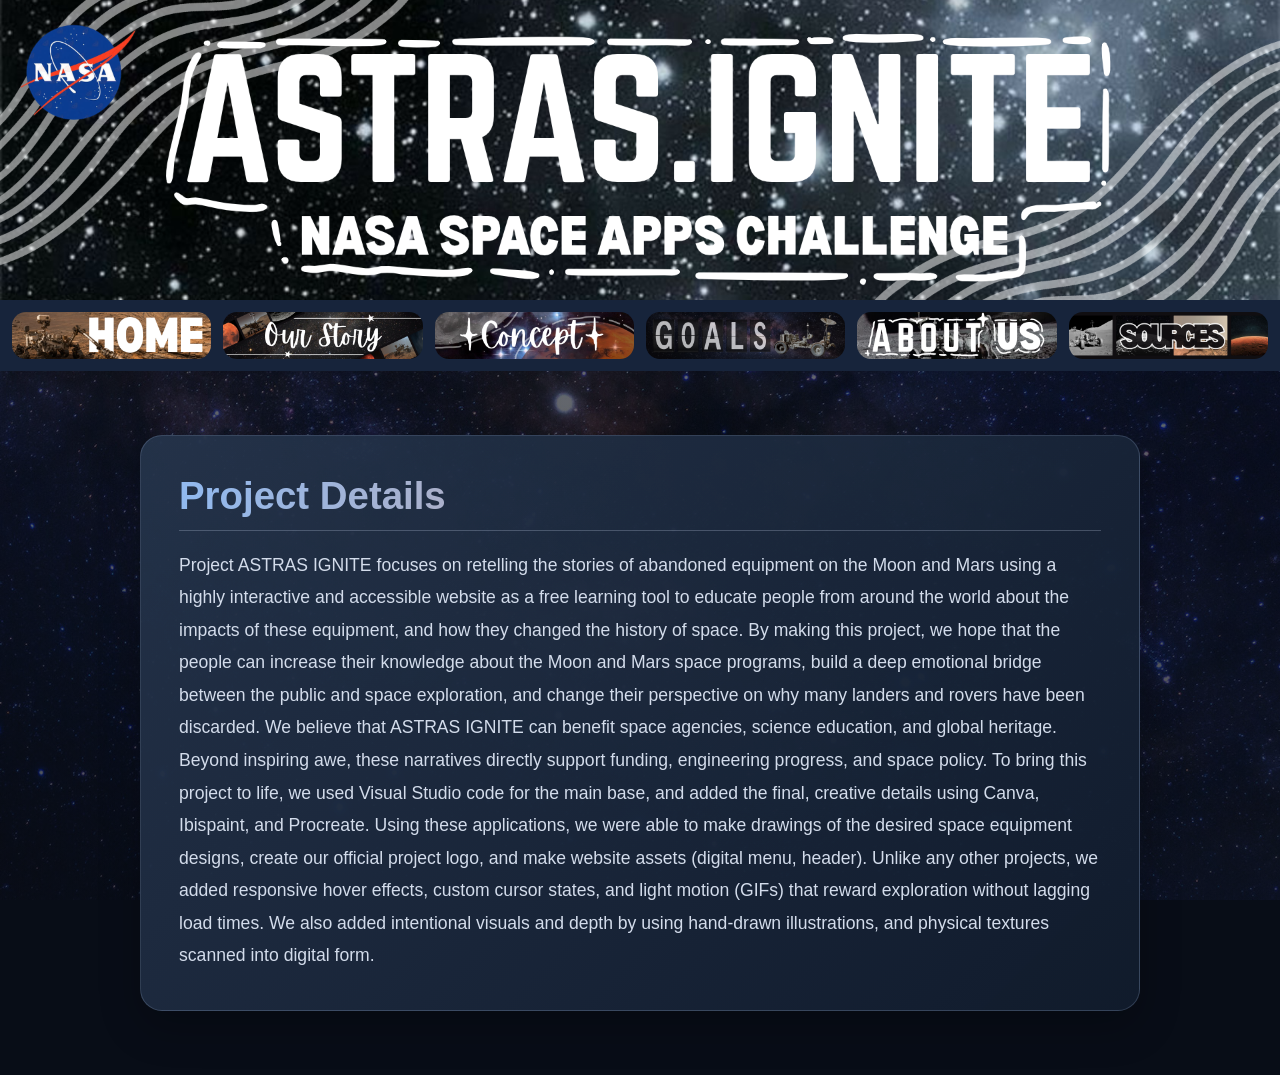
<file: goals.html>
<!DOCTYPE html>
<html>
    <head>
        <title>ASTRAS.IGNITE</title>
        <link rel="stylesheet" href="goals.css">
    </head>
    <body class="goals-page">
        <!--Membuat Header-->
        <header>
            <img src="HOME (1).png" alt="home header">
        </header>
        <!--Membuat Menu-->
       <div class="topnav">
                <a href="index.html"><img src="home.png" alt="home header"></a>
                <details class="nav-dropdown">
                    <summary><img src="storyline.png" alt="storyline header"></summary>
                    <div class="dropdown-content">
                        <a href="storyline.html"><img src="moon.png" alt="moon header"></a>
                        <a href="mars.html"><img src="mars.png" alt="mars header"></a>
                    </div>
                </details>
                <a href="concept.html"><img src="concept.png" alt="concept header"></a>
                <a href="goals.html"><img src="goals.png" alt="goals header"></a>
                <a href="about.html"><img src="about us.png" alt="about header"></a>
                <a href="sources.html"><img src="sources.png" alt="sources header"></a>
        </div>
        <main class="goals-content">
            <section class="goals-card">
                <h2>Project Details</h2>
                <p>Project ASTRAS IGNITE focuses on retelling the stories of abandoned equipment on the Moon and Mars using a highly interactive and accessible website as a free learning tool to educate people from around the world about the impacts of these equipment, and how they changed the history of space. By making this project, we hope that the people can increase their knowledge about the Moon and Mars space programs, build a deep emotional bridge between the public and space exploration, and change their perspective on why many landers and rovers have been discarded. We believe that ASTRAS IGNITE can benefit space agencies, science education, and global heritage. Beyond inspiring awe, these narratives directly support funding, engineering progress, and space policy. To bring this project to life, we used Visual Studio code for the main base, and added the final, creative details using Canva, Ibispaint, and Procreate. Using these applications, we were able to make drawings of the desired space equipment designs, create our official project logo, and make website assets (digital menu, header). Unlike any other projects, we added responsive hover effects, custom cursor states, and light motion (GIFs) that reward exploration without lagging load times. We also added intentional visuals and depth by using hand-drawn illustrations, and physical textures scanned into digital form.</p>
            </section>
        </main>
</file>
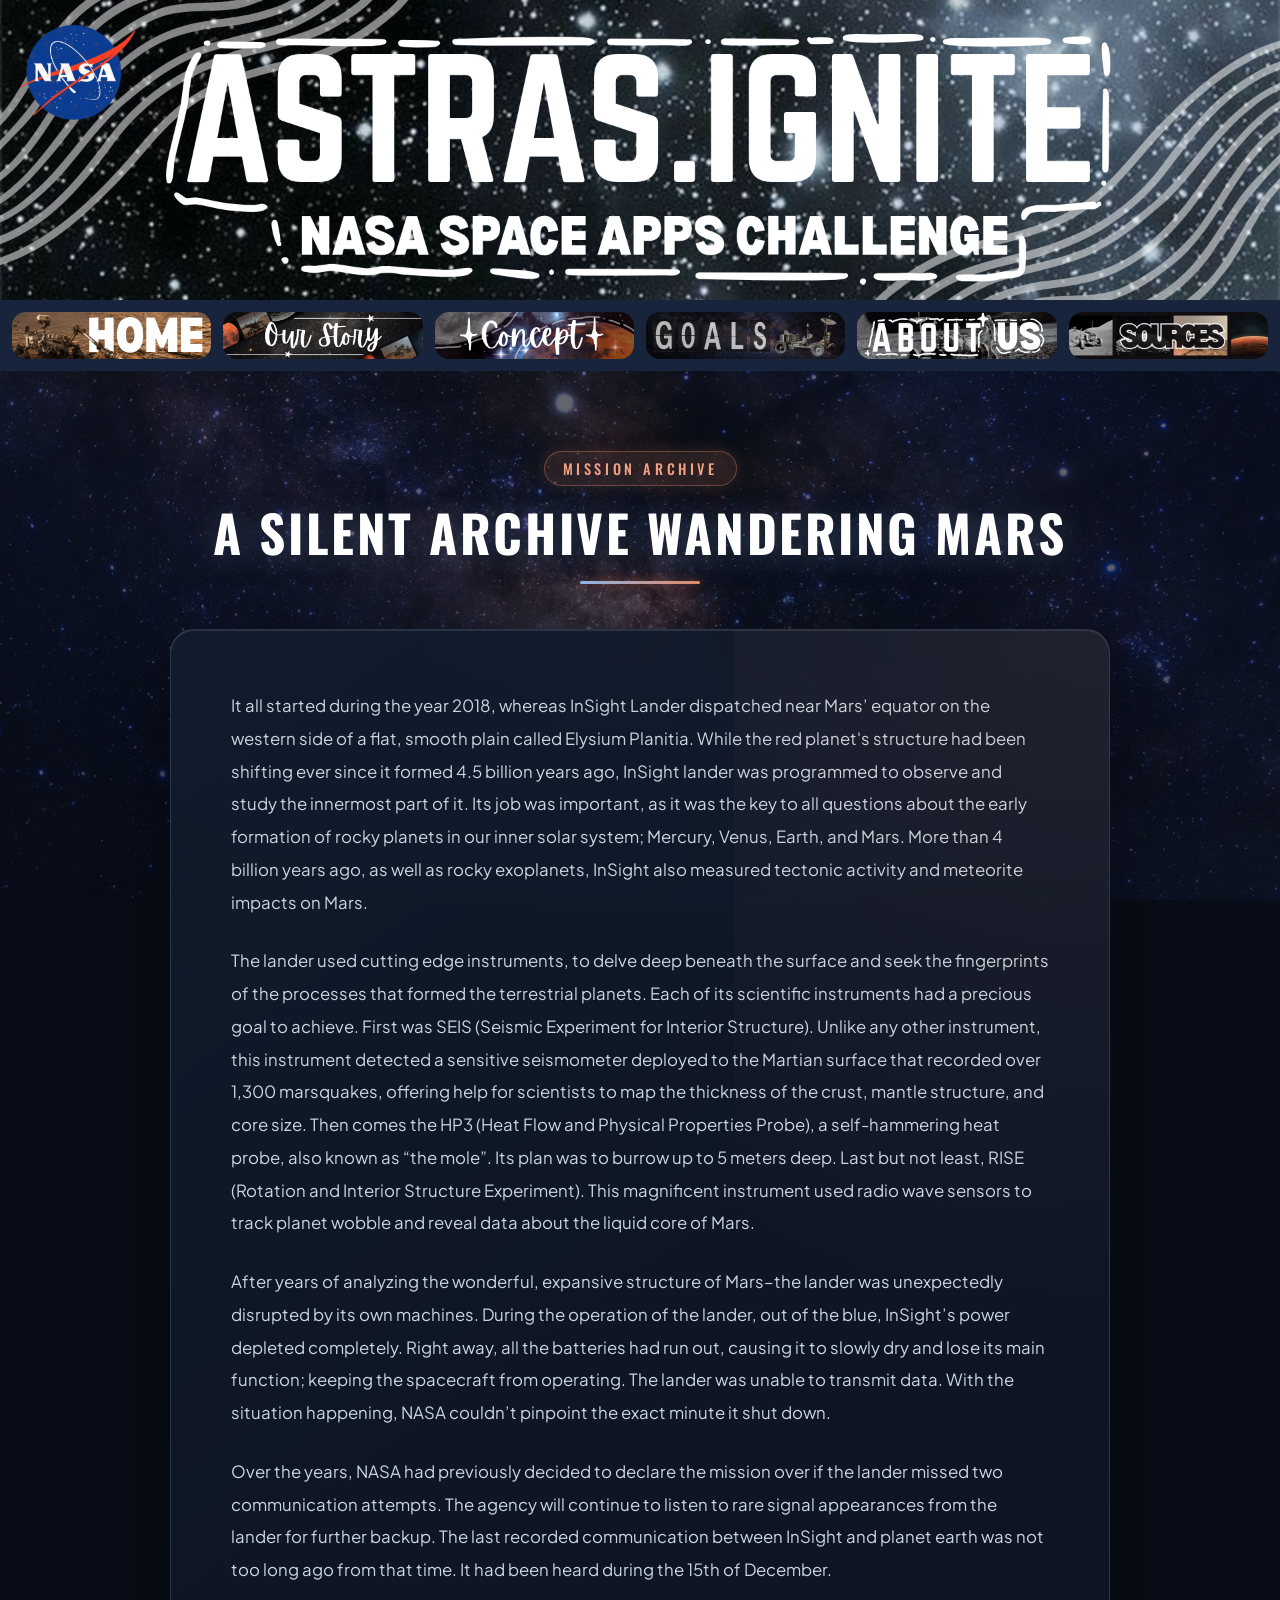
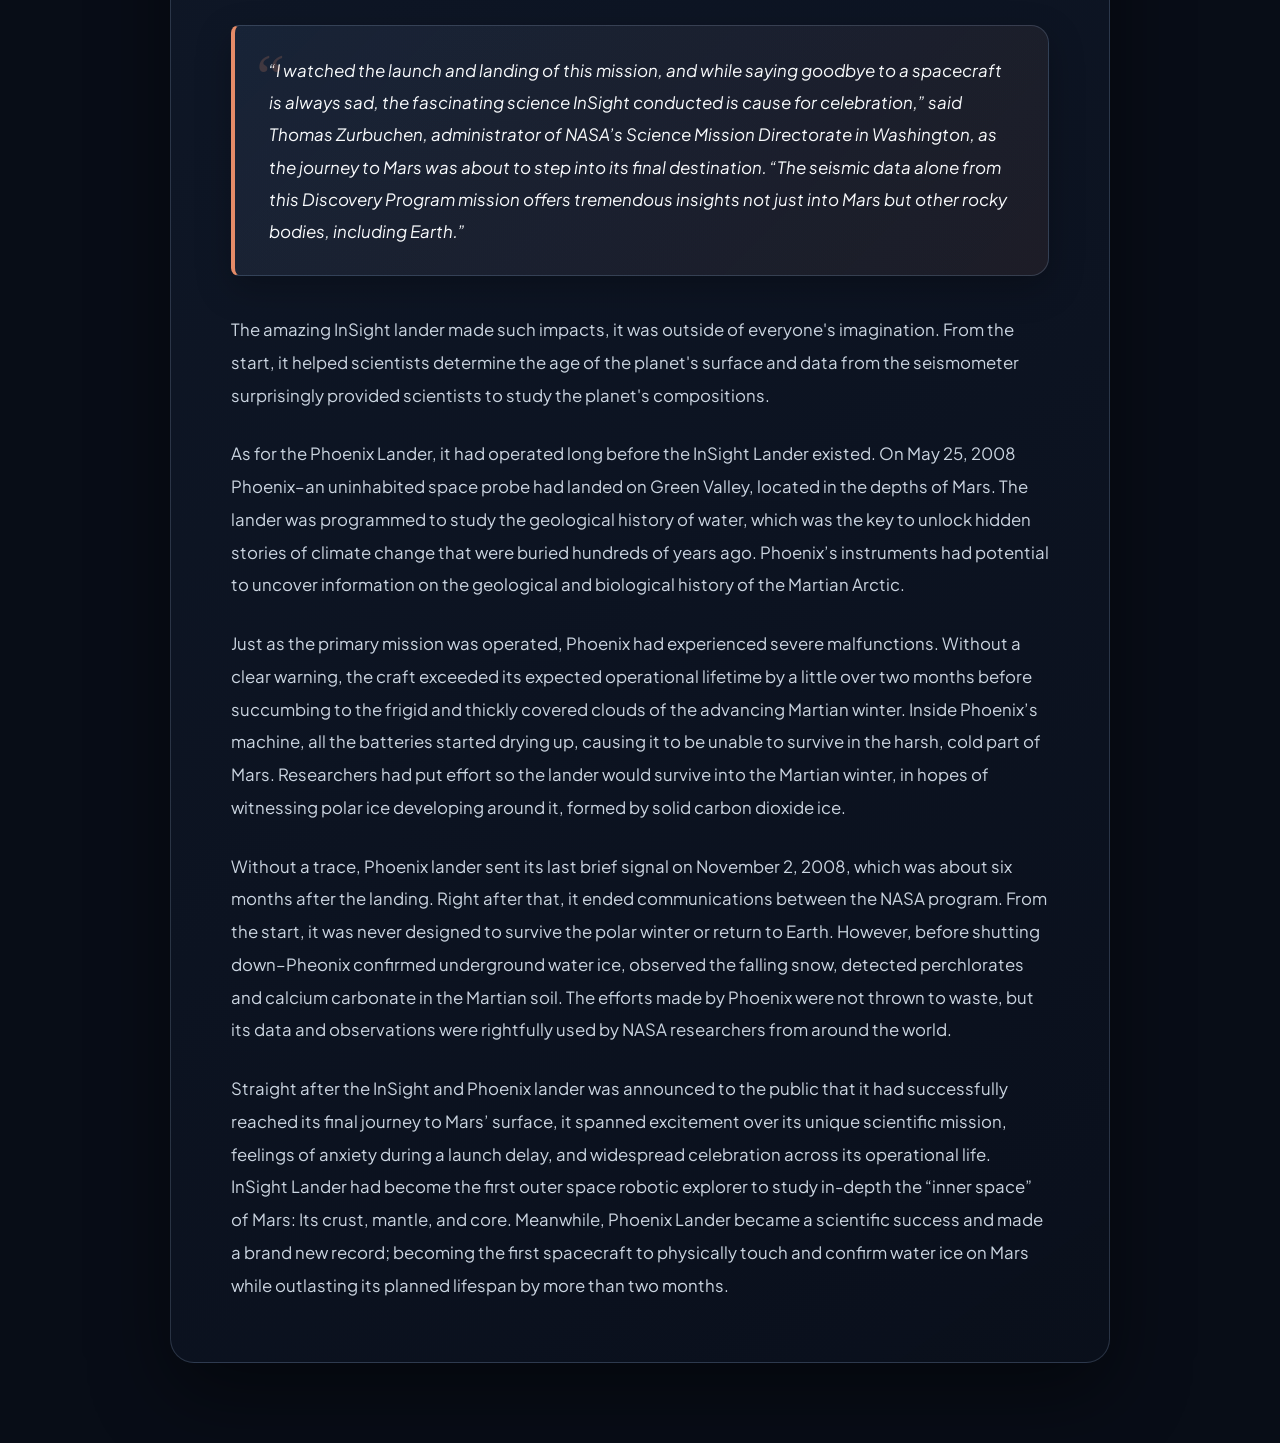
<file: mars.html>
<!DOCTYPE html>
<html>
    <head>
        <title>ASTRAS.IGNITE</title>
        <link rel="stylesheet" href="mars.css">
        <link rel="stylesheet" href="goals.css">
        <link href="https://fonts.googleapis.com/css2?family=Oswald:wght@500;700&family=Plus+Jakarta+Sans:wght@400;500;600&display=swap" rel="stylesheet">
    </head>
    <body>
        <header>
            <img src="HOME (1).png" alt="home header">
        </header>
        
        <!--Membuat Menu-->
        <div class="topnav">
            <a href="index.html"><img src="home.png" alt="home header"></a>
            <details class="nav-dropdown">
                <summary><img src="storyline.png" alt="storyline header"></summary>
                <div class="dropdown-content">
                    <a href="storyline.html"><img src="moon.png" alt="moon header"></a>
                    <a href="mars.html"><img src="mars.png" alt="mars header"></a>
                </div>
            </details>
            <a href="concept.html"><img src="concept.png" alt="concept header"></a>
            <a href="goals.html"><img src="goals.png" alt="goals header"></a>
            <a href="about.html"><img src="about us.png" alt="about header"></a>
            <a href="sources.html"><img src="sources.png" alt="sources header"></a>
        </div>

        <section class="our-story-section" id="our-story">
            <div class="title-wrapper">
                <span class="badge">Mission Archive</span>
                <h2 class="section-title">A Silent Archive Wandering Mars</h2>
            </div>

            <article class="story-card">
              <div class="card-glow"></div>
              <p>It all started during the year 2018, whereas InSight Lander dispatched near Mars’ equator on the western side of a flat, smooth plain called Elysium Planitia. While the red planet's structure had been shifting ever since it formed 4.5 billion years ago, InSight lander was programmed to observe and study the innermost part of it. Its job was important, as it was the key to all questions about the early formation of rocky planets in our inner solar system; Mercury, Venus, Earth, and Mars. More than 4 billion years ago, as well as rocky exoplanets, InSight also measured tectonic activity and meteorite impacts on Mars.</p>

              <p>The lander used cutting edge instruments, to delve deep beneath the surface and seek the fingerprints of the processes that formed the terrestrial planets. Each of its scientific instruments had a precious goal to achieve. First was SEIS (Seismic Experiment for Interior Structure). Unlike any other instrument, this instrument detected a sensitive seismometer deployed to the Martian surface that recorded over 1,300 marsquakes, offering help for scientists to map the thickness of the crust, mantle structure, and core size. Then comes the HP3 (Heat Flow and Physical Properties Probe), a self-hammering heat probe, also known as “the mole”. Its plan was to burrow up to 5 meters deep. Last but not least, RISE (Rotation and Interior Structure Experiment). This magnificent instrument used radio wave sensors to track planet wobble and reveal data about the liquid core of Mars.</p>

              <p>After years of analyzing the wonderful, expansive structure of Mars–the lander was unexpectedly disrupted by its own machines. During the operation of the lander, out of the blue, InSight’s power depleted completely. Right away, all the batteries had run out, causing it to slowly dry and lose its main function; keeping the spacecraft from operating. The lander was unable to transmit data. With the situation happening, NASA couldn’t pinpoint the exact minute it shut down.</p>

              <p>Over the years, NASA had previously decided to declare the mission over if the lander missed two communication attempts. The agency will continue to listen to rare signal appearances from the lander for further backup. The last recorded communication between InSight and planet earth was not too long ago from that time. It had been heard during the 15th of December.</p>

              <blockquote class="story-quote">
                “I watched the launch and landing of this mission, and while saying goodbye to a spacecraft is always sad, the fascinating science InSight conducted is cause for celebration,” said Thomas Zurbuchen, administrator of NASA’s Science Mission Directorate in Washington, as the journey to Mars was about to step into its final destination. “The seismic data alone from this Discovery Program mission offers tremendous insights not just into Mars but other rocky bodies, including Earth.”
              </blockquote>

              <p>The amazing InSight lander made such impacts, it was outside of everyone's imagination. From the start, it helped scientists determine the age of the planet's surface and data from the seismometer surprisingly provided scientists to study the planet's compositions.</p>

              <p>As for the Phoenix Lander, it had operated long before the InSight Lander existed. On May 25, 2008 Phoenix–an uninhabited space probe had landed on Green Valley, located in the depths of Mars. The lander was programmed to study the geological history of water, which was the key to unlock hidden stories of climate change that were buried hundreds of years ago. Phoenix’s instruments had potential to uncover information on the geological and biological history of the Martian Arctic.</p>

              <p>Just as the primary mission was operated, Phoenix had experienced severe malfunctions. Without a clear warning, the craft exceeded its expected operational lifetime by a little over two months before succumbing to the frigid and thickly covered clouds of the advancing Martian winter. Inside Phoenix’s machine, all the batteries started drying up, causing it to be unable to survive in the harsh, cold part of Mars. Researchers had put effort so the lander would survive into the Martian winter, in hopes of witnessing polar ice developing around it, formed by solid carbon dioxide ice.</p>

              <p>Without a trace, Phoenix lander sent its last brief signal on November 2, 2008, which was about six months after the landing. Right after that, it ended communications between the NASA program. From the start, it was never designed to survive the polar winter or return to Earth. However, before shutting down–Pheonix confirmed underground water ice, observed the falling snow, detected perchlorates and calcium carbonate in the Martian soil. The efforts made by Phoenix were not thrown to waste, but its data and observations were rightfully used by NASA researchers from around the world.</p>

              <p>Straight after the InSight and Phoenix lander was announced to the public that it had successfully reached its final journey to Mars’ surface, it spanned excitement over its unique scientific mission, feelings of anxiety during a launch delay, and widespread celebration across its operational life. InSight Lander had become the first outer space robotic explorer to study in-depth the “inner space” of Mars: Its crust, mantle, and core. Meanwhile, Phoenix Lander became a scientific success and made a brand new record; becoming the first spacecraft to physically touch and confirm water ice on Mars while outlasting its planned lifespan by more than two months.</p>
            </article>
        </section>
    </body>
</html>
</file>
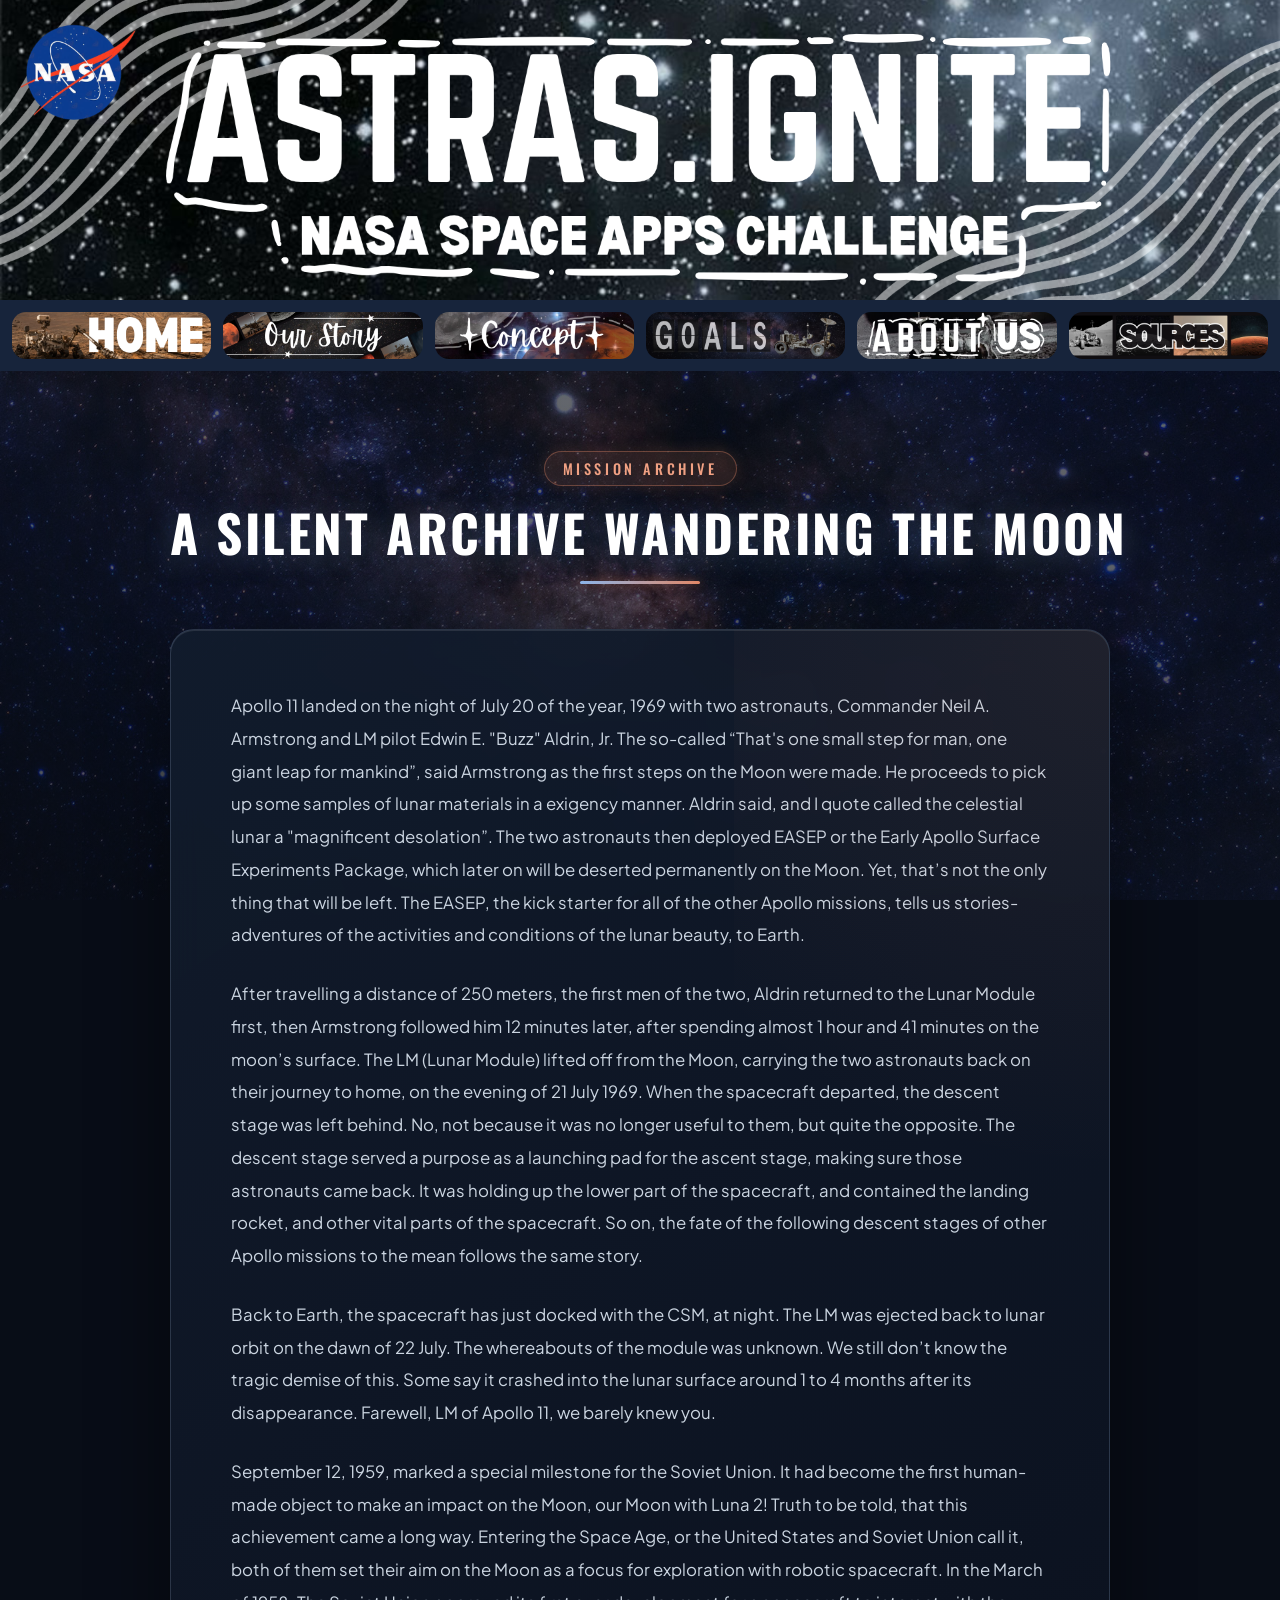
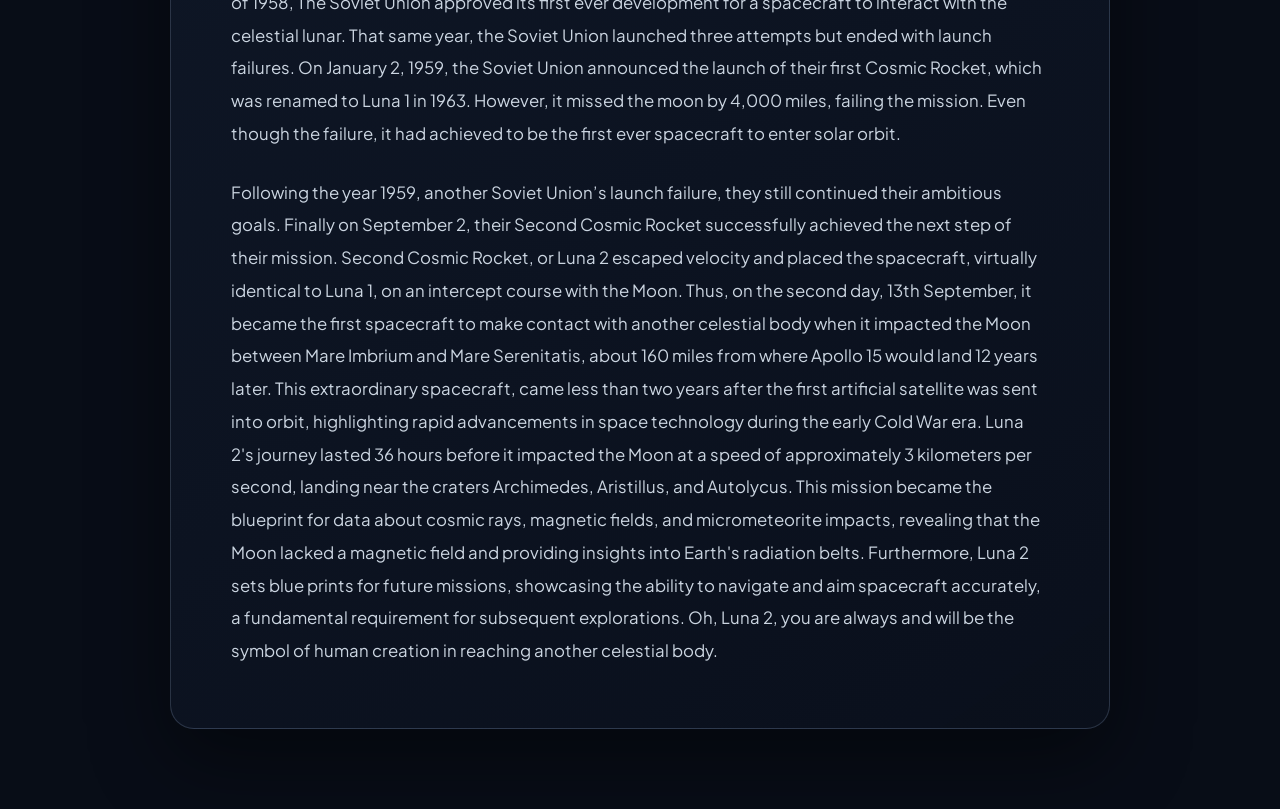
<file: storyline.html>
<!DOCTYPE html>
<html>
    <head>
        <title>ASTRAS.IGNITE</title>
        <link rel="stylesheet" href="storyline.css">
        <link rel="stylesheet" href="goals.css">
        <link href="https://fonts.googleapis.com/css2?family=Oswald:wght@500;700&family=Plus+Jakarta+Sans:wght@400;500;600&display=swap" rel="stylesheet">
    </head>
    <body>
        <!--Membuat Header-->
        <header>
            <img src="HOME (1).png" alt="home header">
        </header>
        <!--Membuat Menu-->
        <div class="topnav">
                <a href="index.html"><img src="home.png" alt="home header"></a>
                <details class="nav-dropdown">
                    <summary><img src="storyline.png" alt="storyline header"></summary>
                    <div class="dropdown-content">
                        <a href="storyline.html"><img src="moon.png" alt="moon header"></a>
                        <a href="mars.html"><img src="mars.png" alt="mars header"></a>
                    </div>
                </details>
                <a href="concept.html"><img src="concept.png" alt="concept header"></a>
                <a href="goals.html"><img src="goals.png" alt="goals header"></a>
                <a href="about.html"><img src="about us.png" alt="about header"></a>
                <a href="sources.html"><img src="sources.png" alt="sources header"></a>
        </div>
        <section class="our-story-section" id="our-story">
            <div class="title-wrapper">
                <span class="badge">Mission Archive</span>
                <h2 class="section-title">A Silent Archive Wandering the Moon</h2>
            </div>

            <article class="story-card">
                <div class="card-glow"></div>
                <p>Apollo 11 landed on the night of July 20 of the year, 1969 with two astronauts, Commander Neil A. Armstrong and LM pilot Edwin E. "Buzz" Aldrin, Jr. The so-called “That's one small step for man, one giant leap for mankind”, said Armstrong as the first steps on the Moon were made. He proceeds to pick up some samples of lunar materials in a exigency manner. Aldrin said, and I quote called the celestial lunar a "magnificent desolation”. The two astronauts then deployed EASEP or the Early Apollo Surface Experiments Package, which later on will be deserted permanently on the Moon. Yet, that’s not the only thing that will be left. The EASEP, the kick starter for all of the other Apollo missions, tells us stories- adventures of the activities and conditions of the lunar beauty, to Earth.</p>

                <p>After travelling a distance of 250 meters, the first men of the two, Aldrin returned to the Lunar Module first, then Armstrong followed him 12 minutes later, after spending almost 1 hour and 41 minutes on the moon’s surface. The LM (Lunar Module) lifted off from the Moon, carrying the two astronauts back on their journey to home, on the evening of 21 July 1969. When the spacecraft departed, the descent stage was left behind. No, not because it was no longer useful to them, but quite the opposite. The descent stage served a purpose as a launching pad for the ascent stage, making sure those astronauts came back. It was holding up the lower part of the spacecraft, and contained the landing rocket, and other vital parts of the spacecraft. So on, the fate of the following descent stages of other Apollo missions to the mean follows the same story.</p>

                <p>Back to Earth, the spacecraft has just docked with the CSM, at night. The LM was ejected back to lunar orbit on the dawn of 22 July. The whereabouts of the module was unknown. We still don’t know the tragic demise of this. Some say it crashed into the lunar surface around 1 to 4 months after its disappearance. Farewell, LM of Apollo 11, we barely knew you.</p>

                <p>September 12, 1959, marked a special milestone for the Soviet Union. It had become the first human-made object to make an impact on the Moon, our Moon with Luna 2! Truth to be told, that this achievement came a long way. Entering the Space Age, or the United States and Soviet Union call it, both of them set their aim on the Moon as a focus for exploration with robotic spacecraft. In the March of 1958, The Soviet Union approved its first ever development for a spacecraft to interact with the celestial lunar. That same year, the Soviet Union launched three attempts but ended with launch failures. On January 2, 1959, the Soviet Union announced the launch of their first Cosmic Rocket, which was renamed to Luna 1 in 1963. However, it missed the moon by 4,000 miles, failing the mission. Even though the failure, it had achieved to be the first ever spacecraft to enter solar orbit.</p>

                <p>Following the year 1959, another Soviet Union’s launch failure, they still continued their ambitious goals. Finally on September 2, their Second Cosmic Rocket successfully achieved the next step of their mission. Second Cosmic Rocket, or Luna 2 escaped velocity and placed the spacecraft, virtually identical to Luna 1, on an intercept course with the Moon. Thus, on the second day, 13th September, it became the first spacecraft to make contact with another celestial body when it impacted the Moon between Mare Imbrium and Mare Serenitatis, about 160 miles from where Apollo 15 would land 12 years later. This extraordinary spacecraft, came less than two years after the first artificial satellite was sent into orbit, highlighting rapid advancements in space technology during the early Cold War era. Luna 2's journey lasted 36 hours before it impacted the Moon at a speed of approximately 3 kilometers per second, landing near the craters Archimedes, Aristillus, and Autolycus. This mission became the blueprint for data about cosmic rays, magnetic fields, and micrometeorite impacts, revealing that the Moon lacked a magnetic field and providing insights into Earth's radiation belts. Furthermore, Luna 2 sets blue prints for future missions, showcasing the ability to navigate and aim spacecraft accurately, a fundamental requirement for subsequent explorations. Oh, Luna 2, you are always and will be the symbol of human creation in reaching another celestial body.</p>
            </article>
        </section>
    </body>
</html>
</file>
<file: index.css>
body {
    margin: 0;
}

html.has-explored .welcome-screen {
    display: none;
}

.welcome-screen {
    position: fixed;
    z-index: 20;
    inset: 0;
    display: grid;
    min-height: 100vh;
    min-height: 100dvh;
    place-items: center;
    box-sizing: border-box;
    padding: 32px 24px;
    overflow-y: auto;
    color: #fff;
    text-align: center;
    background-color: #080d17;
    background-image:
        linear-gradient(rgb(8 13 23 / 56%), rgb(8 13 23 / 72%)),
        url("background.jpg");
    background-position: center;
    background-size: cover;
    animation: welcome-appear 700ms ease both;
}

.welcome-content {
    box-sizing: border-box;
    width: min(100%, 1400px);
    padding: clamp(24px, 5vw, 54px);
    background: linear-gradient(145deg, rgb(12 20 35 / 56%), rgb(12 20 35 / 28%));
    border: 1px solid rgb(226 237 255 / 28%);
    border-radius: 28px;
    box-shadow: 0 24px 80px rgb(0 0 0 / 34%), inset 0 1px rgb(255 255 255 / 10%);
    backdrop-filter: blur(8px);
}

.welcome-content h1 {
    margin: 0;
    background: linear-gradient(110deg, #fff 15%, #c5dcff 56%, #f0c2a8 92%);
    background-clip: text;
    color: transparent;
    font-family: "Trebuchet MS", Arial, sans-serif;
    font-size: clamp(2rem, 9.5vw, 8rem);
    font-weight: 900;
    letter-spacing: clamp(0.02em, 0.6vw, 0.08em);
    line-height: 1.08;
    white-space: nowrap;
    -webkit-background-clip: text;
    -webkit-text-fill-color: transparent;
    filter: drop-shadow(0 8px 26px rgb(143 185 239 / 28%));
}

.welcome-subtitle {
    max-width: 760px;
    margin: clamp(24px, 4vw, 38px) auto 0;
    color: #f4f1ed;
    font-family: "Trebuchet MS", Arial, sans-serif;
    font-size: clamp(1.08rem, 2.35vw, 1.65rem);
    font-weight: 400;
    letter-spacing: 0.015em;
    line-height: 1.65;
    text-wrap: balance;
}

.welcome-subtitle strong {
    font-weight: 500;
}

.welcome-event {
    display: table;
    margin: 22px 0 0;
    padding: 9px 16px;
    color: #d7e5fa;
    border: 1px solid rgb(215 229 250 / 28%);
    border-radius: 999px;
    font-family: "Trebuchet MS", Arial, sans-serif;
    font-size: clamp(0.72rem, 1.5vw, 0.9rem);
    font-weight: 700;
    letter-spacing: 0.22em;
    margin-right: auto;
    margin-left: auto;
}

.explore-button {
    display: block;
    min-width: 170px;
    margin: clamp(22px, 4vw, 34px) auto 0;
    padding: 15px 34px;
    color: #101a2b;
    background: linear-gradient(100deg, #b9d6ff, #f1c1a8);
    border: 0;
    border-radius: 999px;
    box-shadow: 0 10px 28px rgb(0 0 0 / 28%);
    cursor: pointer;
    font-family: "Trebuchet MS", Arial, sans-serif;
    font-size: 1.05rem;
    font-weight: 700;
    transition: transform 180ms ease, box-shadow 180ms ease, filter 180ms ease;
}

.explore-button:hover {
    transform: translateY(-3px);
    filter: brightness(1.06);
    box-shadow: 0 14px 34px rgb(0 0 0 / 38%);
}

.explore-button:focus-visible {
    outline: 3px solid #fff;
    outline-offset: 5px;
}

.welcome-screen.is-leaving {
    animation: welcome-disappear 500ms ease forwards;
    pointer-events: none;
}

header img {
    display: block;
    width: 100%;
    height: auto;
}

@keyframes welcome-appear {
    from {
        opacity: 0;
    }

    to {
        opacity: 1;
    }
}

@keyframes welcome-disappear {
    to {
        opacity: 0;
        visibility: hidden;
    }
}

@media (max-width: 520px) {
    .welcome-content {
        padding: 34px 22px;
        border-radius: 22px;
    }

    .welcome-event {
        letter-spacing: 0.16em;
    }
}

@media (prefers-reduced-motion: reduce) {
    .welcome-screen,
    .welcome-screen.is-leaving,
    .explore-button {
        animation: none;
        transition: none;
    }
}
</file>
<file: goals.css>
body {
    margin: 0;
    background-color: #080d17;
    background-image:
        linear-gradient(rgb(8 13 23 / 56%), rgb(8 13 23 / 72%)),
        url("background.jpg");
    background-position: center;
    background-size: cover;
    background-attachment: fixed;
    background-repeat: no-repeat;
    cursor: url("rocket-cursor-left.png") 8 8, auto;
}

a,
button,
summary,
[role="button"] {
    cursor: url("https://cdn.jsdelivr.net/gh/twitter/twemoji@14.0.2/assets/72x72/1f680.png") 8 8, pointer;
}

header img {
    display: block;
    width: 100%;
    height: auto;
}

.topnav {
    position: sticky;
    top: 0;
    z-index: 10;
    display: flex;
    align-items: center;
    width: 100%;
    box-sizing: border-box;
    gap: 12px;
    padding: 12px;
    background: #17243b;
}

.topnav > a {
    flex: 1 1 0;
    min-width: 0;
    overflow: hidden;
    border-radius: 14px;
}

.topnav > .nav-dropdown {
    position: relative;
    flex: 1 1 0;
    min-width: 0;
}

.topnav > a,
.nav-dropdown > summary {
    display: block;
    padding: 0;
    color: inherit;
    text-decoration: none;
    cursor: pointer;
    overflow: hidden;
    border-radius: 14px;
}

.topnav img {
    display: block;
    width: 100%;
    height: auto;
    border-radius: 8px;
}

.nav-dropdown {
    position: relative;
}

.nav-dropdown > summary {
    list-style: none;
}

.nav-dropdown > summary::-webkit-details-marker {
    display: none;
}

.dropdown-content {
    position: absolute;
    top: 100%;
    left: 0;
    z-index: 1;
    min-width: 140px;
    padding: 10px;
    background: #17243b;
    box-shadow: 0 4px 8px rgb(0 0 0 / 15%);
}

.dropdown-content a {
    display: block;
    padding: 6px;
    color: inherit;
    text-decoration: none;
}

.dropdown-content a:hover,
.dropdown-content a:focus-visible {
    background: #eee;
}

.nav-dropdown:not([open]) .dropdown-content {
    display: none;
}

.goals-content {
    display: grid;
    gap: 24px;
    width: min(100% - 40px, 1000px);
    margin: clamp(32px, 6vw, 64px) auto;
    color: #e7edf7;
    font-family: "Trebuchet MS", Arial, sans-serif;
}

.goals-card {
    padding: clamp(22px, 4vw, 38px);
    background: linear-gradient(135deg, rgb(37 52 75 / 94%), rgb(17 28 45 / 96%));
    border: 1px solid rgb(151 174 207 / 23%);
    border-radius: 22px;
    box-shadow: 0 16px 42px rgb(0 0 0 / 24%);
}

.goals-card h1,
.goals-card h2 {
    margin: 0 0 18px;
    padding-bottom: 12px;
    color: #f7f8fc;
    background: linear-gradient(90deg, #91b9ef, #e99a71);
    background-clip: text;
    border-bottom: 1px solid rgb(211 226 250 / 24%);
    font-size: clamp(1.7rem, 4vw, 2.4rem);
    -webkit-background-clip: text;
    -webkit-text-fill-color: transparent;
}

.goals-card p {
    margin: 0;
    color: #d3dceb;
    font-size: clamp(1rem, 1.5vw, 1.1rem);
    line-height: 1.85;
}

.research-content h3 {
    margin: 36px 0 14px;
    padding-bottom: 10px;
    color: #d5e5ff;
    border-bottom: 1px solid rgb(211 226 250 / 20%);
    font-size: clamp(1.35rem, 3vw, 1.8rem);
}

.research-content h4 {
    margin: 24px 0 10px;
    color: #f0c2a8;
    font-size: clamp(1.08rem, 2vw, 1.25rem);
}

.research-content p + p {
    margin-top: 16px;
}

.research-content ul {
    display: grid;
    gap: 12px;
    margin: 12px 0 24px;
    padding-left: 24px;
    color: #d3dceb;
    line-height: 1.8;
}

.research-content li::marker {
    color: #f0c2a8;
}

.research-content strong {
    color: #f3f6fc;
}

.research-table-wrap {
    margin: 20px 0 28px;
    overflow-x: auto;
    border: 1px solid rgb(151 174 207 / 23%);
    border-radius: 12px;
}

.research-table {
    width: 100%;
    min-width: 620px;
    border-collapse: collapse;
    color: #d3dceb;
    text-align: left;
}

.research-table th,
.research-table td {
    padding: 12px 14px;
    border-bottom: 1px solid rgb(151 174 207 / 16%);
}

.research-table th {
    color: #f7f8fc;
    background: rgb(145 183 235 / 14%);
}

.research-table tbody tr:last-child td {
    border-bottom: 0;
}

@media (max-width: 600px) {
    .goals-content {
        width: min(100% - 24px, 1000px);
    }

    .goals-card {
        border-radius: 18px;
    }
}
</file>
<file: about.css>
body {
    margin: 0;
}

header img {
    display: block;
    width: 100%;
    height: auto;
}

.about-content {
    width: min(100% - 40px, 1120px);
    margin: clamp(32px, 6vw, 64px) auto;
    color: #e7edf7;
    font-family: "Trebuchet MS", Arial, sans-serif;
}

.team-members {
    display: grid;
    grid-template-columns: minmax(0, 1fr);
    gap: 22px;
}

.member-card {
    padding: clamp(22px, 3vw, 30px);
    background: linear-gradient(135deg, rgb(37 52 75 / 94%), rgb(17 28 45 / 96%));
    border: 1px solid rgb(151 174 207 / 23%);
    border-radius: 22px;
    box-shadow: 0 16px 42px rgb(0 0 0 / 24%);
}

.member-card h1,
.member-card h2 {
    width: fit-content;
    margin: 0 0 16px;
    padding: 8px 14px;
    color: #f7f8fc;
    background: linear-gradient(110deg, rgb(145 183 235 / 24%), rgb(229 139 104 / 16%));
    border-radius: 9px;
    font-size: clamp(1.4rem, 3vw, 1.8rem);
}

.member-card p {
    margin: 0;
    color: #d3dceb;
    font-size: 1rem;
    line-height: 1.8;
}

@media (max-width: 600px) {
    .about-content {
        width: min(100% - 24px, 1120px);
    }

    .member-card {
        border-radius: 18px;
    }
}
</file>
<file: concept.css>
body {
    margin: 0;
    color: #e7edf7;
    font-family: "Trebuchet MS", Arial, sans-serif;
}

header img {
    display: block;
    width: 100%;
    height: auto;
}

.concept-content {
    display: grid;
    gap: clamp(36px, 6vw, 64px);
    width: min(100% - 40px, 1120px);
    margin: clamp(32px, 6vw, 64px) auto;
}

.concept-group {
    display: grid;
    gap: 22px;
}

.concept-section-title {
    margin: 0 0 2px;
    padding-bottom: 12px;
    color: #f7f8fc;
    border-bottom: 1px solid rgb(211 226 250 / 28%);
    font-size: clamp(1.8rem, 4vw, 2.5rem);
    letter-spacing: 0.06em;
}

.concept-section-title::after {
    display: block;
    width: 96px;
    height: 4px;
    margin-top: 12px;
    background: linear-gradient(90deg, #91b9ef, #e99a71);
    border-radius: 999px;
    content: "";
}

.lander-card {
    display: grid;
    grid-template-columns: minmax(220px, 34%) minmax(0, 1fr);
    align-items: start;
    gap: clamp(20px, 3vw, 34px);
    padding: clamp(18px, 3vw, 30px);
    background: linear-gradient(135deg, rgb(37 52 75 / 94%), rgb(17 28 45 / 96%));
    border: 1px solid rgb(151 174 207 / 23%);
    border-radius: 22px;
    box-shadow: 0 16px 42px rgb(0 0 0 / 24%);
}

.lander-image-wrap {
    position: relative;
    min-width: 0;
    height: 230px;
    margin: 0;
    overflow: hidden;
    background: #193d77;
    border: 1px solid rgb(211 226 250 / 20%);
    border-radius: 14px;
}

.lander-image {
    display: block;
    width: 100%;
    height: 100%;
    object-fit: contain;
    object-position: center;
    transition: transform 220ms ease, filter 220ms ease;
}

.lander-image-wrap:hover .lander-image,
.lander-image-wrap:focus-visible .lander-image {
    filter: brightness(0.78);
    transform: scale(1.04);
}

.lander-image-wrap:focus-visible {
    outline: 2px solid #a9d8ff;
    outline-offset: 3px;
}

.lander-description h1,
.lander-description h2 {
    width: fit-content;
    margin: 0 0 12px -12px;
    padding: 8px 12px;
    color: #f7f8fc;
    background: linear-gradient(110deg, rgb(145 183 235 / 24%), rgb(229 139 104 / 16%));
    border-radius: 8px;
    font-size: clamp(1.45rem, 3vw, 2rem);
    line-height: 1.2;
}

.lander-description p {
    margin: 0;
    color: #d3dceb;
    font-size: clamp(1rem, 1.5vw, 1.12rem);
    line-height: 1.75;
}

@media (max-width: 680px) {
    .concept-content {
        width: min(100% - 24px, 1120px);
        gap: 18px;
    }

    .lander-card {
        grid-template-columns: 1fr;
        gap: 18px;
        border-radius: 18px;
    }

    .lander-image-wrap {
        height: auto;
        aspect-ratio: 1.45;
    }
}

@media (prefers-reduced-motion: reduce) {
    .lander-image,
    .lander-description h1,
    .lander-description h2 {
        transition: none;
    }
}
</file>
<file: mars.css>
/* Custom Selection Styling for a high-tech feel */
::selection {
    background: #e58b68;
    color: #070b12;
}

body {
    margin: 0;
    padding: 0;
    color: #e2e8f0;
    font-family: "Plus Jakarta Sans", Arial, sans-serif;
}

header img {
    display: block;
    width: 100%;
    height: auto;
}

.our-story-section {
    box-sizing: border-box;
    width: min(100% - 48px, 940px);
    margin: clamp(40px, 8vw, 80px) auto;
}

/* Title Header Styling */
.title-wrapper {
    text-align: center;
    margin-bottom: 45px;
}

.badge {
    display: inline-block;
    padding: 6px 18px;
    margin-bottom: 16px;
    font-family: Oswald, sans-serif;
    font-size: 0.9rem;
    font-weight: 500;
    letter-spacing: 0.25em;
    text-transform: uppercase;
    color: #f1a183;
    background: rgba(229, 139, 104, 0.12);
    border: 1px solid rgba(229, 139, 104, 0.35);
    border-radius: 50px;
    box-shadow: 0 0 15px rgba(229, 139, 104, 0.15);
}

.section-title {
    margin: 0;
    color: #ffffff;
    font-family: Oswald, "Arial Narrow", sans-serif;
    font-size: clamp(2.2rem, 4.5vw, 3.2rem);
    font-weight: 700;
    letter-spacing: 0.05em;
    line-height: 1.2;
    text-shadow: 0 4px 30px rgba(143, 183, 235, 0.25);
    text-transform: uppercase;
}

.section-title::after {
    display: block;
    width: 120px;
    height: 3px;
    margin: 18px auto 0;
    background: linear-gradient(90deg, #8fb7eb, #e58b68);
    border-radius: 999px;
    content: "";
    box-shadow: 0 0 10px rgba(229, 139, 104, 0.5);
}

/* Story Card Enhancements with Interactive Hover */
.story-card {
    position: relative;
    padding: clamp(32px, 6vw, 60px);
    color: #cbd5e1;
    background: linear-gradient(145deg, rgba(18, 28, 45, 0.92), rgba(10, 16, 28, 0.96));
    border: 1px solid rgba(164, 190, 224, 0.2);
    border-radius: 24px;
    box-shadow: 0 30px 80px rgba(0, 0, 0, 0.45), inset 0 1px 0 rgba(255, 255, 255, 0.1);
    backdrop-filter: blur(16px);
    font-size: 1.05rem;
    line-height: 1.95;
    overflow: hidden;
    transition: transform 0.4s ease, border-color 0.4s ease, box-shadow 0.4s ease;
}

.story-card:hover {
    transform: translateY(-4px);
    border-color: rgba(229, 139, 104, 0.4);
    box-shadow: 0 35px 90px rgba(0, 0, 0, 0.6), 0 0 30px rgba(229, 139, 104, 0.1);
}

/* Subtle background lighting glow */
.card-glow {
    position: absolute;
    top: -40%;
    right: -40%;
    width: 80%;
    height: 80%;
    background: radial-gradient(circle, rgba(229, 139, 104, 0.08) 0%, transparent 70%);
    pointer-events: none;
    transition: transform 0.5s ease;
}

.story-card:hover .card-glow {
    transform: scale(1.2);
}

.story-card p {
    margin: 0 0 26px;
    text-align: left;
}

.story-card p:last-child {
    margin-bottom: 0;
}

/* Polished Quote Box with Icon Accent */
.story-quote {
    position: relative;
    margin: 38px 0;
    padding: 28px 34px;
    color: #f8fafc;
    background: linear-gradient(135deg, rgba(82, 115, 158, 0.15), rgba(229, 139, 104, 0.08));
    border: 1px solid rgba(165, 193, 229, 0.2);
    border-left: 4px solid #e58b68;
    border-radius: 8px 18px 18px 8px;
    box-shadow: 0 12px 35px rgba(0, 0, 0, 0.25);
    font-size: 1.06rem;
    font-style: italic;
    line-height: 1.9;
}

.story-quote::before {
    content: "“";
    position: absolute;
    top: -10px;
    left: 15px;
    font-size: 4rem;
    color: rgba(229, 139, 104, 0.2);
    font-family: serif;
    pointer-events: none;
}

/* Responsive adjustments */
@media (max-width: 600px) {
    .our-story-section {
        width: min(100% - 24px, 940px);
        margin: 32px auto;
    }

    .story-card {
        padding: 24px 20px;
        border-radius: 16px;
        line-height: 1.8;
    }

    .story-card p {
        margin-bottom: 20px;
    }

    .story-quote {
        margin: 28px 0;
        padding: 20px;
    }
}
</file>
<file: storyline.css>
/* Custom Selection Styling for a high-tech feel */
::selection {
    background: #e58b68;
    color: #070b12;
}

body {
    margin: 0;
    padding: 0;
    color: #e2e8f0;
    font-family: "Plus Jakarta Sans", Arial, sans-serif;
}

header img {
    display: block;
    width: 100%;
    height: auto;
}

.our-story-section {
    box-sizing: border-box;
    width: min(100% - 48px, 940px);
    margin: clamp(40px, 8vw, 80px) auto;
}

.title-wrapper {
    text-align: center;
    margin-bottom: 45px;
}

.badge {
    display: inline-block;
    padding: 6px 18px;
    margin-bottom: 16px;
    font-family: Oswald, sans-serif;
    font-size: 0.9rem;
    font-weight: 500;
    letter-spacing: 0.25em;
    text-transform: uppercase;
    color: #f1a183;
    background: rgba(229, 139, 104, 0.12);
    border: 1px solid rgba(229, 139, 104, 0.35);
    border-radius: 50px;
    box-shadow: 0 0 15px rgba(229, 139, 104, 0.15);
}

.section-title {
    margin: 0;
    color: #ffffff;
    font-family: Oswald, "Arial Narrow", sans-serif;
    font-size: clamp(0.9rem, 5vw, 3.2rem);
    font-weight: 700;
    letter-spacing: 0.05em;
    line-height: 1.2;
    text-shadow: 0 4px 30px rgba(143, 183, 235, 0.25);
    text-transform: uppercase;
    white-space: nowrap;
}

.section-title::after {
    display: block;
    width: 120px;
    height: 3px;
    margin: 18px auto 0;
    background: linear-gradient(90deg, #8fb7eb, #e58b68);
    border-radius: 999px;
    content: "";
    box-shadow: 0 0 10px rgba(229, 139, 104, 0.5);
}

.story-card {
    position: relative;
    padding: clamp(32px, 6vw, 60px);
    color: #cbd5e1;
    background: linear-gradient(145deg, rgba(18, 28, 45, 0.92), rgba(10, 16, 28, 0.96));
    border: 1px solid rgba(164, 190, 224, 0.2);
    border-radius: 24px;
    box-shadow: 0 30px 80px rgba(0, 0, 0, 0.45), inset 0 1px 0 rgba(255, 255, 255, 0.1);
    backdrop-filter: blur(16px);
    font-size: 1.05rem;
    line-height: 1.95;
    overflow: hidden;
    transition: transform 0.4s ease, border-color 0.4s ease, box-shadow 0.4s ease;
}

.story-card:hover {
    transform: translateY(-4px);
    border-color: rgba(229, 139, 104, 0.4);
    box-shadow: 0 35px 90px rgba(0, 0, 0, 0.6), 0 0 30px rgba(229, 139, 104, 0.1);
}

.card-glow {
    position: absolute;
    top: -40%;
    right: -40%;
    width: 80%;
    height: 80%;
    background: radial-gradient(circle, rgba(229, 139, 104, 0.08) 0%, transparent 70%);
    pointer-events: none;
    transition: transform 0.5s ease;
}

.story-card:hover .card-glow {
    transform: scale(1.2);
}

.story-card p {
    margin: 0 0 26px;
    text-align: left;
}

.story-card p:last-child {
    margin-bottom: 0;
}

.story-quote {
    position: relative;
    margin: 38px 0;
    padding: 28px 34px;
    color: #f8fafc;
    background: linear-gradient(135deg, rgba(82, 115, 158, 0.15), rgba(229, 139, 104, 0.08));
    border: 1px solid rgba(165, 193, 229, 0.2);
    border-left: 4px solid #e58b68;
    border-radius: 8px 18px 18px 8px;
    box-shadow: 0 12px 35px rgba(0, 0, 0, 0.25);
    font-size: 1.06rem;
    font-style: italic;
    line-height: 1.9;
}

.story-quote::before {
    content: "“";
    position: absolute;
    top: -10px;
    left: 15px;
    font-size: 4rem;
    color: rgba(229, 139, 104, 0.2);
    font-family: serif;
    pointer-events: none;
}

@media (max-width: 600px) {
    .our-story-section {
        width: min(100% - 24px, 940px);
        margin: 32px auto;
    }

    .story-card {
        padding: 24px 20px;
        border-radius: 16px;
        line-height: 1.8;
    }

    .story-card p {
        margin-bottom: 20px;
    }

    .story-quote {
        margin: 28px 0;
        padding: 20px;
    }
}
</file>
